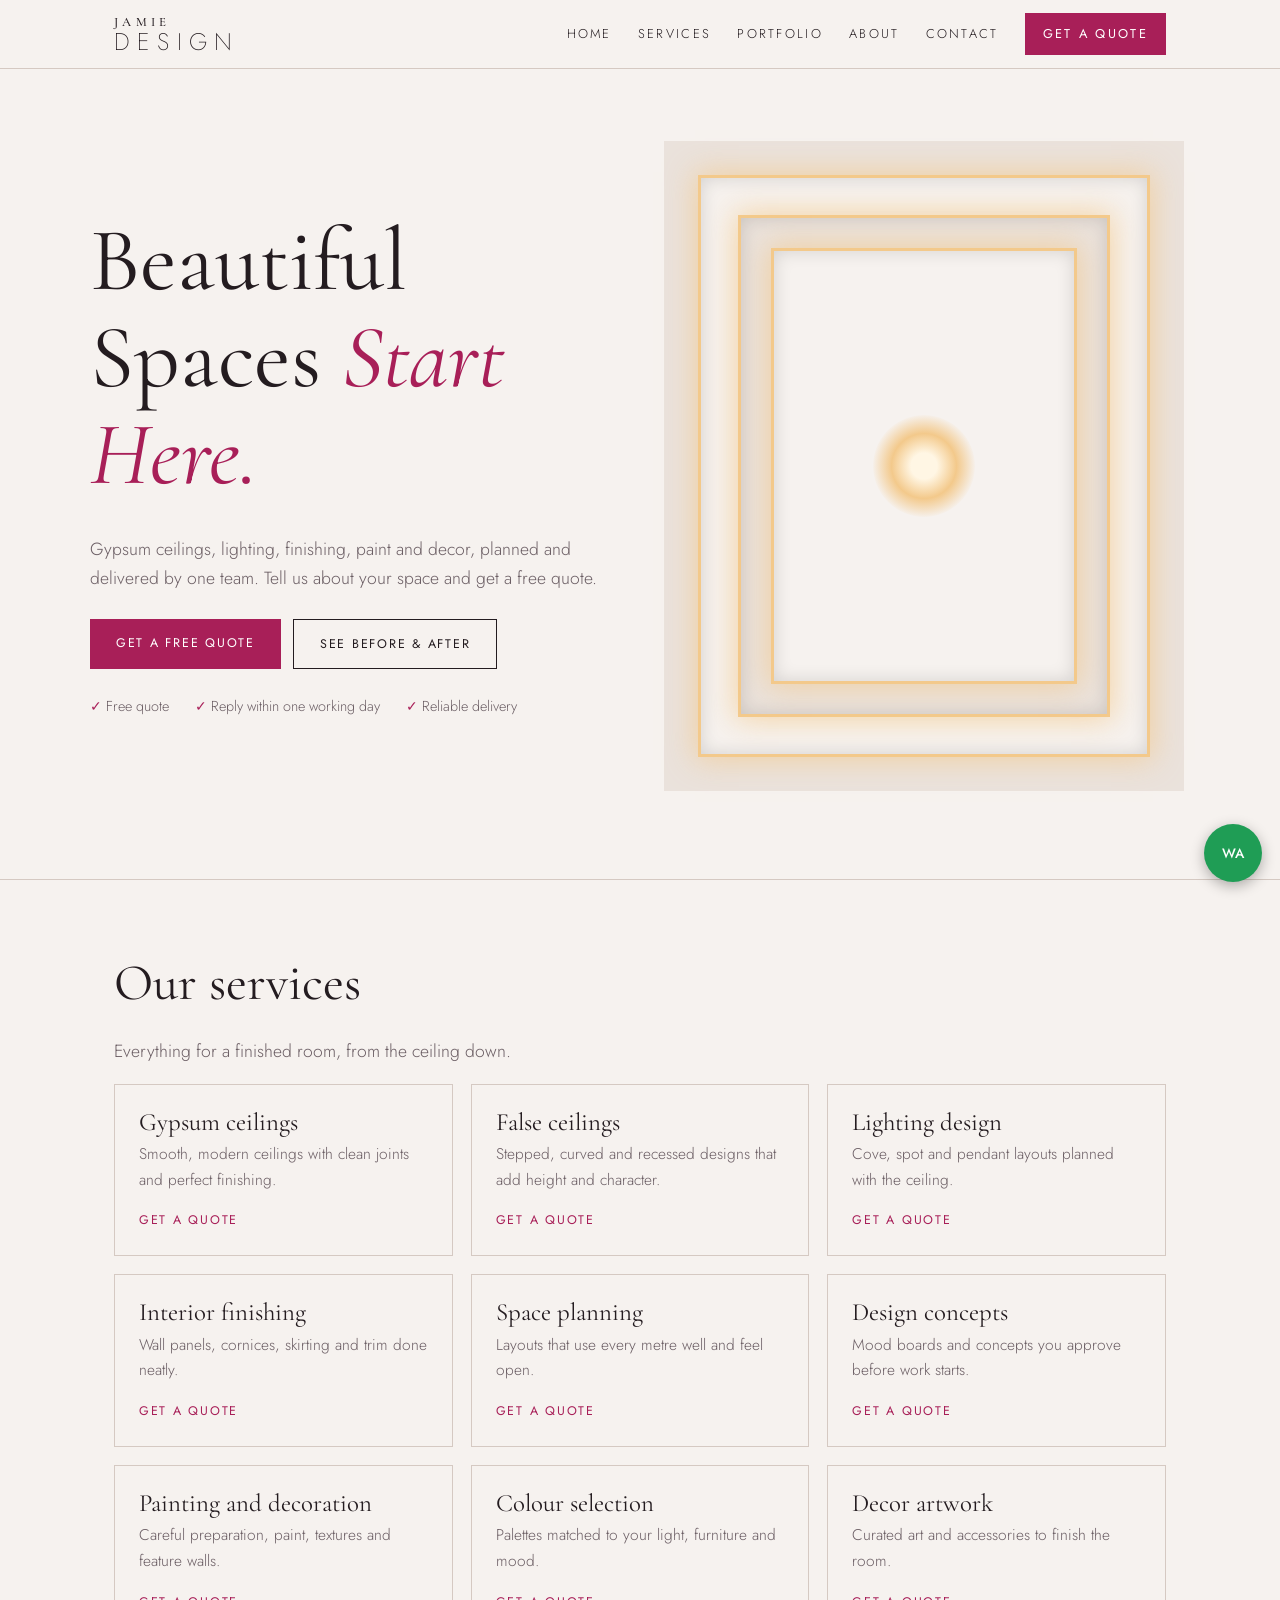
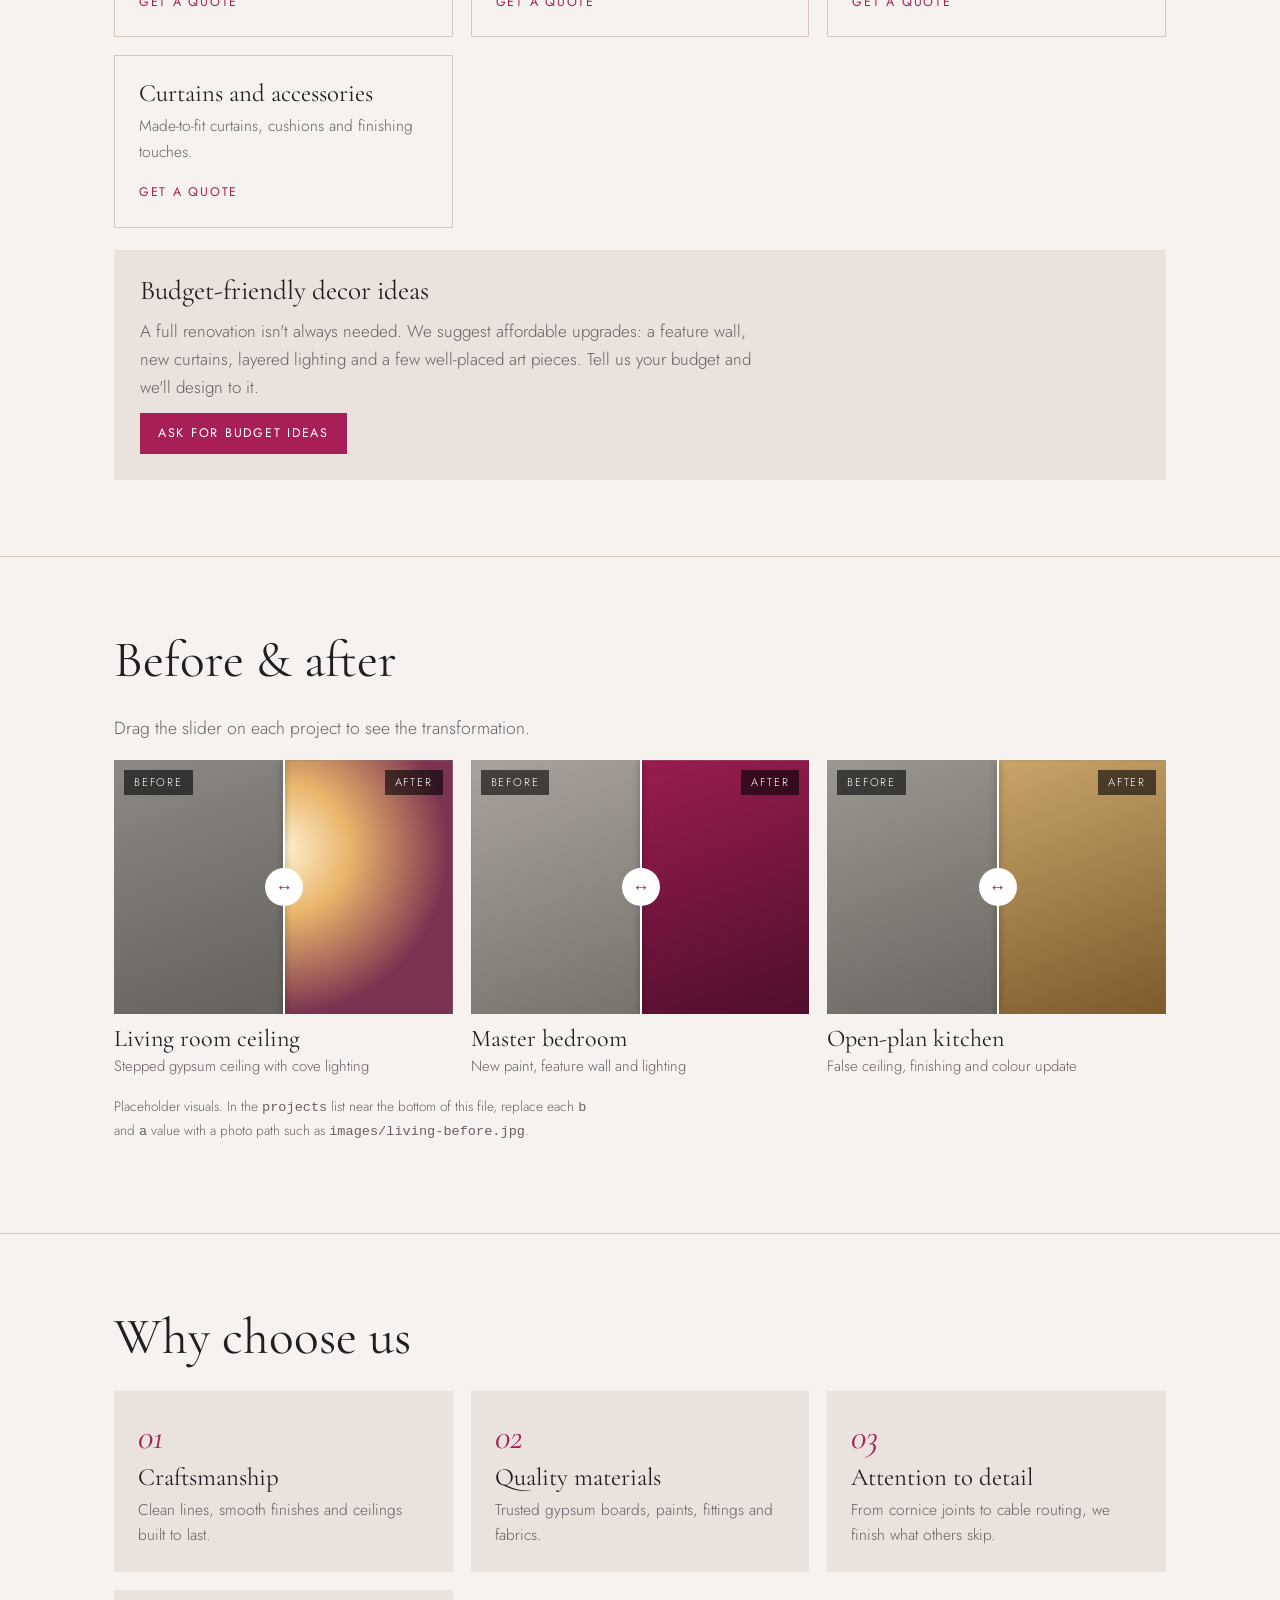
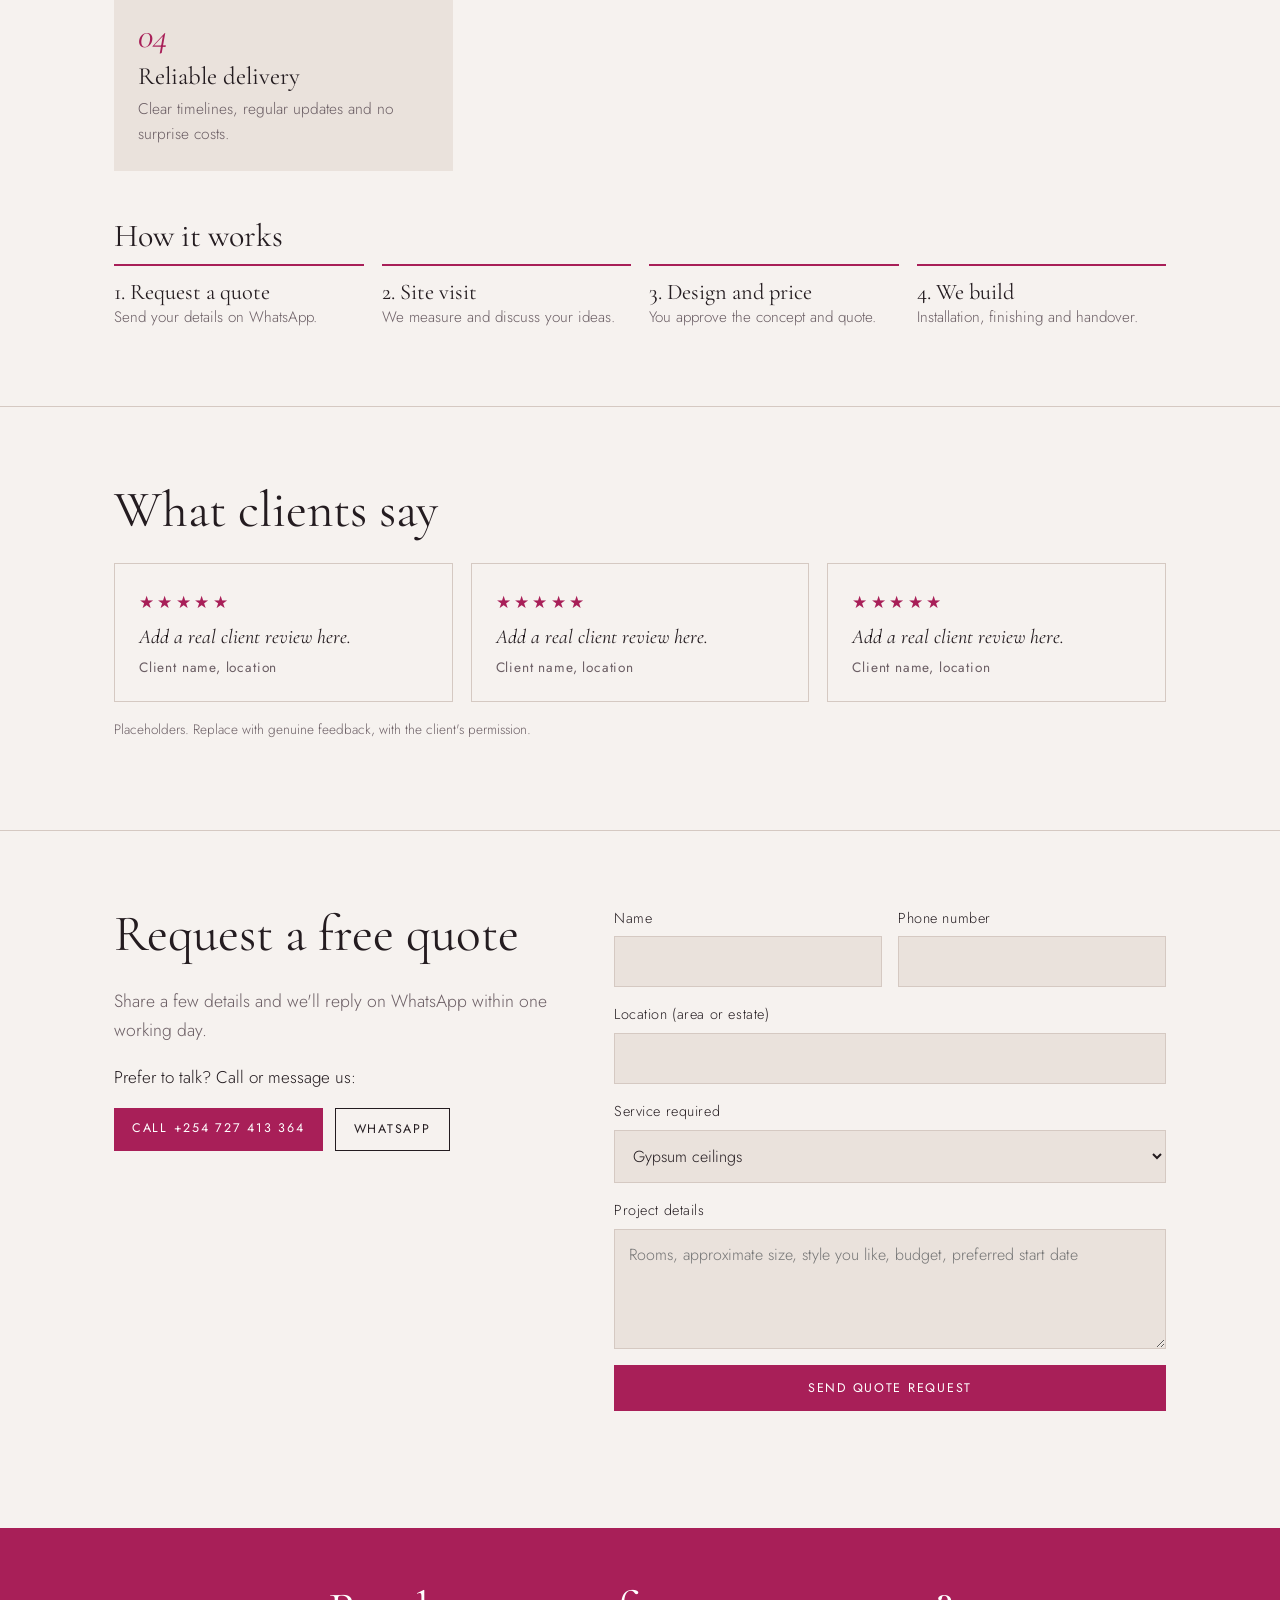
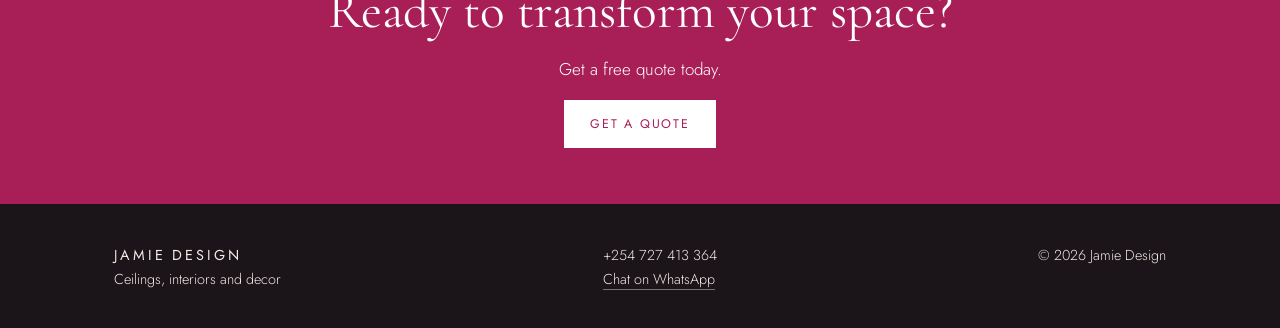
<file: index.html>
<!DOCTYPE html>
<html lang="en">
<head>
<meta charset="utf-8">
<meta name="viewport" content="width=device-width, initial-scale=1, viewport-fit=cover">
<title>Jamie Design | Gypsum ceilings, interiors and decor in Kenya</title>
<meta name="description" content="Jamie Design: gypsum and false ceilings, lighting design, interior finishing, painting, space planning and decor. Get a free quote on WhatsApp.">
<link rel="preconnect" href="https://fonts.googleapis.com">
<link rel="preconnect" href="https://fonts.gstatic.com" crossorigin>
<link href="https://fonts.googleapis.com/css2?family=Cormorant+Garamond:ital,wght@0,400;0,500;1,400&family=Jost:wght@200;300;400;500&display=swap" rel="stylesheet">
<style>
:root{
  --berry:#A81F58;--bg:#F6F2EF;--surface:#EAE2DC;--ink:#241C20;--muted:#6B5E64;--line:#D5C9C2;--glow:#F3C98B;
  --serif:'Cormorant Garamond',Georgia,serif;--sans:'Jost','Helvetica Neue',Arial,sans-serif;
  box-sizing:border-box;padding-top:env(safe-area-inset-top,0px);padding-bottom:env(safe-area-inset-bottom,0px);
}
@media (prefers-color-scheme:dark){:root:not([data-theme="light"]){--bg:#17120F;--surface:#241C19;--ink:#F1E9E4;--muted:#B5A7A1;--line:#3A302C;--glow:#E8B56E}}
:root[data-theme="dark"]{--bg:#17120F;--surface:#241C19;--ink:#F1E9E4;--muted:#B5A7A1;--line:#3A302C;--glow:#E8B56E}
html{scroll-padding-top:calc(env(safe-area-inset-top,0px) + 76px);scroll-behavior:smooth}
*,*::before,*::after{box-sizing:border-box}
body{margin:0;background:var(--bg);color:var(--ink);font:300 17px/1.65 var(--sans);-webkit-font-smoothing:antialiased}
body::before{content:"";position:fixed;inset:0 0 auto;height:env(safe-area-inset-top,0px);background:var(--bg);z-index:30}
a{color:inherit}
:focus-visible{outline:2px solid var(--berry);outline-offset:3px}
.wrap{max-width:1100px;margin:0 auto;padding:0 24px}
h1,h2,h3{font-family:var(--serif);font-weight:400;line-height:1.08;margin:0}
h2{font-size:clamp(2rem,5vw,3.2rem);margin-bottom:.5em}
p{margin:0 0 1em;max-width:62ch}
.lead{color:var(--muted);font-size:1.1rem}
.btn{display:inline-block;background:var(--berry);color:#fff;padding:14px 26px;text-decoration:none;font-weight:400;letter-spacing:.14em;text-transform:uppercase;font-size:.78rem;border:0;cursor:pointer;font-family:var(--sans);text-align:center}
.btn.ghost{background:transparent;color:var(--ink);border:1px solid var(--ink)}
.btn.sm{padding:10px 18px}
/* header */
header{position:sticky;top:env(safe-area-inset-top,0px);z-index:20;background:var(--bg);border-bottom:1px solid var(--line)}
.bar{display:flex;align-items:center;justify-content:space-between;height:68px;gap:16px}
.logo{text-decoration:none;line-height:1}
.logo b{display:block;font:500 .8rem var(--serif);letter-spacing:.34em;text-transform:uppercase}
.logo span{font-weight:200;font-size:1.5rem;letter-spacing:.3em;text-transform:uppercase}
.dnav{display:none;gap:26px;align-items:center}
.dnav a{text-decoration:none;font-size:.8rem;letter-spacing:.18em;text-transform:uppercase}
.dnav a.btn{color:#fff}
.menu-btn{background:none;border:0;color:var(--ink);cursor:pointer;padding:10px;display:flex;flex-direction:column;gap:6px}
.menu-btn i{display:block;width:28px;height:1.5px;background:currentColor}.menu-btn i:last-child{width:18px;align-self:flex-end}
@media(min-width:900px){.dnav{display:flex}.menu-btn{display:none}}
/* overlay menu */
#menu{position:fixed;inset:0;z-index:50;background:var(--berry);color:#fff;overflow-y:auto;padding:calc(env(safe-area-inset-top,0px) + 24px) 28px calc(env(safe-area-inset-bottom,0px) + 28px);transform:translateY(-100%);visibility:hidden;transition:transform .45s cubic-bezier(.7,0,.2,1),visibility 0s .45s}
#menu.open{transform:none;visibility:visible;transition:transform .45s cubic-bezier(.7,0,.2,1)}
#menu .top{display:flex;justify-content:space-between;align-items:flex-start}
.close{background:none;border:0;color:#fff;font-size:2.2rem;line-height:1;cursor:pointer;font-weight:200;padding:4px 8px}
#menu nav{margin-top:34px;display:flex;flex-direction:column}
#menu nav a{font-weight:200;font-size:clamp(1.9rem,7vw,2.8rem);letter-spacing:.22em;text-transform:uppercase;text-decoration:none;padding:5px 0;width:max-content}
.m-foot{margin-top:34px}
.social{display:flex;gap:12px;margin-bottom:20px}
.social a{width:44px;height:44px;border-radius:50%;background:#fff;color:var(--berry);display:grid;place-items:center;text-decoration:none;font:500 .8rem var(--sans)}
.m-foot small{display:block;font-size:.85rem;letter-spacing:.16em;text-transform:uppercase}
/* hero */
.hero{display:grid;gap:36px;padding:48px 0 64px;align-items:center}
@media(min-width:860px){.hero{grid-template-columns:1fr 1fr;padding:72px 0 88px}}
.hero h1{font-size:clamp(2.9rem,8.5vw,5.6rem);margin-bottom:.35em}
.hero h1 em{font-style:italic;color:var(--berry)}
@media(prefers-color-scheme:dark){:root:not([data-theme="light"]) .hero h1 em{color:#F08AB4}}
.cta{display:flex;gap:12px;flex-wrap:wrap;margin-top:26px}
.proof{display:flex;gap:10px 26px;flex-wrap:wrap;margin-top:26px;font-size:.9rem;color:var(--muted)}
.proof span::before{content:"\2713\00a0";color:var(--berry);font-weight:500}
.photo{aspect-ratio:4/5;max-width:520px;width:100%;margin-inline:auto;background-size:cover;background-position:center;position:relative;
  background-color:var(--surface);padding:7%}
.tier{width:100%;height:100%;padding:9%;background:var(--bg);box-shadow:0 0 0 3px var(--glow),0 0 28px 6px color-mix(in srgb,var(--glow) 70%,transparent),inset 0 0 18px rgba(0,0,0,.14)}
.tier .tier{background:var(--surface)}.tier .tier .tier{background:var(--bg);display:grid;place-items:center;padding:0}
.pendant{width:34%;aspect-ratio:1;border-radius:50%;background:radial-gradient(circle,#fff6e4 0 18%,var(--glow) 45%,transparent 72%)}
.photo.has-img{padding:0}.photo.has-img .tier{display:none}
/* sections */
section{padding:76px 0;border-top:1px solid var(--line)}
.grid{display:grid;gap:18px;grid-template-columns:repeat(auto-fill,minmax(250px,1fr))}
.card{border:1px solid var(--line);padding:24px;display:flex;flex-direction:column;gap:6px;background:var(--bg)}
.card h3{font-size:1.55rem}.card p{color:var(--muted);margin:0;font-size:.97rem}
.card a{margin-top:auto;padding-top:12px;font-size:.78rem;letter-spacing:.14em;text-transform:uppercase;color:var(--berry);text-decoration:none;font-weight:400}
@media(prefers-color-scheme:dark){:root:not([data-theme="light"]) .card a{color:#F08AB4}}
.budget{margin-top:22px;background:var(--surface);padding:26px;display:grid;gap:12px}
.budget h3{font-size:1.7rem}.budget p{margin:0;color:var(--muted)}
/* before/after */
.proj h3{font-size:1.5rem;margin-top:12px}.proj p{margin:2px 0 0;color:var(--muted);font-size:.93rem}
.ba{position:relative;aspect-ratio:4/3;overflow:hidden;--p:50%;user-select:none;touch-action:pan-y}
.layer{position:absolute;inset:0;background-size:cover;background-position:center}
.layer.a{clip-path:inset(0 0 0 var(--p))}
.tag{position:absolute;top:10px;padding:3px 10px;background:rgba(0,0,0,.6);color:#fff;font-size:.7rem;letter-spacing:.16em;text-transform:uppercase}
.tag.l{left:10px}.tag.r{right:10px}
.handle{position:absolute;top:0;bottom:0;left:var(--p);width:2px;background:#fff;box-shadow:0 0 6px rgba(0,0,0,.5)}
.handle::after{content:"\2194";position:absolute;top:50%;left:50%;transform:translate(-50%,-50%);width:38px;height:38px;border-radius:50%;background:#fff;color:var(--berry);display:grid;place-items:center;font-size:1.1rem}
.ba input{position:absolute;inset:0;width:100%;height:100%;opacity:0;cursor:ew-resize;margin:0}
.ba:focus-within{outline:2px solid var(--berry)}
.note{font-size:.85rem;color:var(--muted);margin-top:16px}
/* why */
.why .card{background:var(--surface);border:0}
.num{font:italic 2.2rem var(--serif);color:var(--berry)}
@media(prefers-color-scheme:dark){:root:not([data-theme="light"]) .num{color:#F08AB4}}
.steps{counter-reset:s;display:grid;gap:18px;grid-template-columns:repeat(auto-fit,minmax(200px,1fr));margin-top:10px}
.steps div{border-top:2px solid var(--berry);padding-top:12px}.steps b{font:400 1.4rem var(--serif);display:block}
.steps p{margin:0;color:var(--muted);font-size:.95rem}
.stars{color:var(--berry);letter-spacing:.2em}
blockquote{margin:0;font:italic 1.25rem/1.4 var(--serif)}
cite{font:400 .85rem var(--sans);font-style:normal;color:var(--muted);letter-spacing:.06em}
/* form */
.qgrid{display:grid;gap:40px}@media(min-width:860px){.qgrid{grid-template-columns:1fr 1.2fr}}
form{display:grid;gap:16px}
label{display:grid;gap:6px;font-size:.9rem;letter-spacing:.04em}
input,select,textarea{font:300 1rem var(--sans);padding:13px 14px;background:var(--surface);color:var(--ink);border:1px solid var(--line);border-radius:0;width:100%}
.two{display:grid;gap:16px}@media(min-width:560px){.two{grid-template-columns:1fr 1fr}}
.alt{display:flex;gap:12px;flex-wrap:wrap}
#sent{min-height:1.5em;color:var(--berry)}
.band{background:var(--berry);color:#fff;text-align:center;padding:56px 0;border:0}
.band h2{margin-bottom:.3em}.band .btn{background:#fff;color:var(--berry)}.band p{margin-inline:auto}
footer{background:#1b1418;color:#f1e9e4;padding:40px 0 100px;font-size:.9rem}
footer .wrap{display:flex;flex-wrap:wrap;gap:20px 60px;justify-content:space-between}
footer a{text-decoration:none;border-bottom:1px solid rgba(255,255,255,.4)}
/* sticky actions */
.wa{position:fixed;right:18px;bottom:calc(env(safe-area-inset-bottom,0px) + 18px);z-index:25;width:58px;height:58px;border-radius:50%;background:#1F9D55;color:#fff;display:none;place-items:center;text-decoration:none;font:500 .85rem var(--sans);box-shadow:0 4px 14px rgba(0,0,0,.3)}
.mbar{position:fixed;left:0;right:0;bottom:0;z-index:25;display:grid;grid-template-columns:1fr 1fr 1.3fr;background:var(--bg);border-top:1px solid var(--line);padding-bottom:env(safe-area-inset-bottom,0px)}
.mbar a{padding:15px 6px;text-align:center;text-decoration:none;font-size:.75rem;letter-spacing:.12em;text-transform:uppercase;font-weight:400}
.mbar a:last-child{background:var(--berry);color:#fff}
@media(min-width:900px){.mbar{display:none}.wa{display:grid}footer{padding-bottom:40px}}
@media(prefers-reduced-motion:reduce){#menu,#menu.open{transition:none}html{scroll-behavior:auto}}
</style>
</head>
<body>
<header><div class="wrap bar">
  <a class="logo" href="#home" aria-label="Jamie Design home"><b>Jamie</b><span>Design</span></a>
  <nav class="dnav" aria-label="Main">
    <a href="#home">Home</a><a href="#services">Services</a><a href="#portfolio">Portfolio</a><a href="#about">About</a><a href="#contact">Contact</a>
    <a class="btn sm" href="#quote">Get a Quote</a>
  </nav>
  <button class="menu-btn" id="open" aria-label="Open menu" aria-controls="menu" aria-expanded="false"><i></i><i></i></button>
</div></header>

<div id="menu" role="dialog" aria-modal="true" aria-label="Main menu">
  <div class="top"><a class="logo" href="#home" data-nav><b style="color:#fff">Jamie</b><span>Design</span></a><button class="close" id="close" aria-label="Close menu">&times;</button></div>
  <nav>
    <a href="#home" data-nav>Home</a><a href="#services" data-nav>Services</a><a href="#portfolio" data-nav>Portfolio</a><a href="#about" data-nav>About</a><a href="#contact" data-nav>Contact</a><a href="#quote" data-nav>Get a Quote</a>
  </nav>
  <div class="m-foot">
    <div class="social"><a href="#" aria-label="Instagram">IG</a><a href="#" aria-label="Facebook">f</a><a href="#" aria-label="Pinterest">P</a><a href="#" aria-label="TikTok">TT</a></div>
    <small>+254 727 413 364</small><small>WhatsApp &middot; Free quotes</small>
  </div>
</div>

<main id="home">
<div class="wrap hero">
  <div>
    <h1>Beautiful Spaces <em>Start Here.</em></h1>
    <p class="lead">Gypsum ceilings, lighting, finishing, paint and decor, planned and delivered by one team. Tell us about your space and get a free quote.</p>
    <div class="cta"><a class="btn" href="#quote">Get a free quote</a><a class="btn ghost" href="#portfolio">See before &amp; after</a></div>
    <div class="proof"><span>Free quote</span><span>Reply within one working day</span><span>Reliable delivery</span></div>
  </div>
  <!-- To use a real photo: add class has-img and style="background-image:url(images/hero.jpg)" -->
  <div class="photo" id="heroPhoto" role="img" aria-label="Modern living room with a stepped gypsum ceiling and cove lighting"><div class="tier"><div class="tier"><div class="tier"><div class="pendant"></div></div></div></div></div>
</div>

<section id="services"><div class="wrap">
  <h2>Our services</h2>
  <p class="lead">Everything for a finished room, from the ceiling down.</p>
  <div class="grid" id="svcGrid"></div>
  <div class="budget">
    <h3>Budget-friendly decor ideas</h3>
    <p>A full renovation isn't always needed. We suggest affordable upgrades: a feature wall, new curtains, layered lighting and a few well-placed art pieces. Tell us your budget and we'll design to it.</p>
    <div><a class="btn sm" href="#quote" data-s="Budget-friendly decor ideas">Ask for budget ideas</a></div>
  </div>
</div></section>

<section id="portfolio"><div class="wrap">
  <h2>Before &amp; after</h2>
  <p class="lead">Drag the slider on each project to see the transformation.</p>
  <div class="grid" id="projGrid" style="grid-template-columns:repeat(auto-fill,minmax(300px,1fr))"></div>
  <p class="note">Placeholder visuals. In the <code>projects</code> list near the bottom of this file, replace each <code>b</code> and <code>a</code> value with a photo path such as <code>images/living-before.jpg</code>.</p>
</div></section>

<section id="about" class="why"><div class="wrap">
  <h2>Why choose us</h2>
  <div class="grid">
    <div class="card"><div class="num">01</div><h3>Craftsmanship</h3><p>Clean lines, smooth finishes and ceilings built to last.</p></div>
    <div class="card"><div class="num">02</div><h3>Quality materials</h3><p>Trusted gypsum boards, paints, fittings and fabrics.</p></div>
    <div class="card"><div class="num">03</div><h3>Attention to detail</h3><p>From cornice joints to cable routing, we finish what others skip.</p></div>
    <div class="card"><div class="num">04</div><h3>Reliable delivery</h3><p>Clear timelines, regular updates and no surprise costs.</p></div>
  </div>
  <h3 style="margin:48px 0 8px;font-size:2rem">How it works</h3>
  <div class="steps">
    <div><b>1. Request a quote</b><p>Send your details on WhatsApp.</p></div>
    <div><b>2. Site visit</b><p>We measure and discuss your ideas.</p></div>
    <div><b>3. Design and price</b><p>You approve the concept and quote.</p></div>
    <div><b>4. We build</b><p>Installation, finishing and handover.</p></div>
  </div>
</div></section>

<section id="testimonials"><div class="wrap">
  <h2>What clients say</h2>
  <div class="grid">
    <div class="card"><div class="stars" aria-label="5 stars">&#9733;&#9733;&#9733;&#9733;&#9733;</div><blockquote>Add a real client review here.</blockquote><cite>Client name, location</cite></div>
    <div class="card"><div class="stars" aria-label="5 stars">&#9733;&#9733;&#9733;&#9733;&#9733;</div><blockquote>Add a real client review here.</blockquote><cite>Client name, location</cite></div>
    <div class="card"><div class="stars" aria-label="5 stars">&#9733;&#9733;&#9733;&#9733;&#9733;</div><blockquote>Add a real client review here.</blockquote><cite>Client name, location</cite></div>
  </div>
  <p class="note">Placeholders. Replace with genuine feedback, with the client's permission.</p>
</div></section>

<section id="contact"><div class="wrap qgrid">
  <div>
    <h2 id="quote">Request a free quote</h2>
    <p class="lead">Share a few details and we'll reply on WhatsApp within one working day.</p>
    <p>Prefer to talk? Call or message us:</p>
    <div class="alt"><a class="btn sm" href="tel:+254727413364">Call +254 727 413 364</a><a class="btn sm ghost" href="https://wa.me/254727413364">WhatsApp</a></div>
  </div>
  <form id="qform">
    <div class="two">
      <label>Name<input name="name" required autocomplete="name"></label>
      <label>Phone number<input name="phone" type="tel" required autocomplete="tel"></label>
    </div>
    <label>Location (area or estate)<input name="loc" required></label>
    <label>Service required<select name="service" id="svcSel"></select></label>
    <label>Project details<textarea name="msg" rows="4" required placeholder="Rooms, approximate size, style you like, budget, preferred start date"></textarea></label>
    <button class="btn" type="submit">Send quote request</button>
    <div id="sent" role="status"></div>
  </form>
</div></section>

<section class="band"><div class="wrap">
  <h2>Ready to transform your space?</h2>
  <p>Get a free quote today.</p>
  <a class="btn" href="#quote">Get a quote</a>
</div></section>
</main>

<footer><div class="wrap">
  <div><strong style="font-weight:400;letter-spacing:.2em;text-transform:uppercase">Jamie Design</strong><br>Ceilings, interiors and decor</div>
  <div>+254 727 413 364<br><a href="https://wa.me/254727413364">Chat on WhatsApp</a></div>
  <div>&copy; <span id="yr"></span> Jamie Design</div>
</div></footer>

<a class="wa" href="https://wa.me/254727413364" aria-label="Chat on WhatsApp">WA</a>
<div class="mbar"><a href="tel:+254727413364">Call</a><a href="https://wa.me/254727413364">WhatsApp</a><a href="#quote">Get a quote</a></div>

<script>
(function(){
  var WA='254727413364';
  var services=[
    ['Gypsum ceilings','Smooth, modern ceilings with clean joints and perfect finishing.'],
    ['False ceilings','Stepped, curved and recessed designs that add height and character.'],
    ['Lighting design','Cove, spot and pendant layouts planned with the ceiling.'],
    ['Interior finishing','Wall panels, cornices, skirting and trim done neatly.'],
    ['Space planning','Layouts that use every metre well and feel open.'],
    ['Design concepts','Mood boards and concepts you approve before work starts.'],
    ['Painting and decoration','Careful preparation, paint, textures and feature walls.'],
    ['Colour selection','Palettes matched to your light, furniture and mood.'],
    ['Decor artwork','Curated art and accessories to finish the room.'],
    ['Curtains and accessories','Made-to-fit curtains, cushions and finishing touches.']
  ];
  var projects=[
    {t:'Living room ceiling',d:'Stepped gypsum ceiling with cove lighting',b:'linear-gradient(160deg,#8c8883,#5d5955)',a:'radial-gradient(circle at 50% 35%,#fff0cf 0,#e9b56b 28%,#7a3350 70%)'},
    {t:'Master bedroom',d:'New paint, feature wall and lighting',b:'linear-gradient(160deg,#a9a29c,#6f6a65)',a:'linear-gradient(160deg,#A81F58,#4f0f2c)'},
    {t:'Open-plan kitchen',d:'False ceiling, finishing and colour update',b:'linear-gradient(160deg,#9a9690,#625e59)',a:'linear-gradient(160deg,#d8b377,#7c5a2c)'}
  ];
  function bg(x){return /^images\//.test(x)?'url("'+x+'")':x}
  var sg=document.getElementById('svcGrid'),sel=document.getElementById('svcSel');
  services.forEach(function(s){
    sg.insertAdjacentHTML('beforeend','<div class="card"><h3>'+s[0]+'</h3><p>'+s[1]+'</p><a href="#quote" data-s="'+s[0]+'">Get a quote</a></div>');
    sel.insertAdjacentHTML('beforeend','<option>'+s[0]+'</option>');
  });
  sel.insertAdjacentHTML('beforeend','<option>Budget-friendly decor ideas</option><option>Not sure yet</option>');
  document.addEventListener('click',function(e){var a=e.target.closest('[data-s]');if(a)sel.value=a.dataset.s});
  var pg=document.getElementById('projGrid');
  projects.forEach(function(p){
    pg.insertAdjacentHTML('beforeend','<article class="proj"><div class="ba"><div class="layer b" style="background:'+bg(p.b)+';background-size:cover;background-position:center"></div><div class="layer a" style="background:'+bg(p.a)+';background-size:cover;background-position:center"></div><span class="tag l">Before</span><span class="tag r">After</span><div class="handle"></div><input type="range" min="0" max="100" value="50" aria-label="Drag to compare before and after for '+p.t+'"></div><h3>'+p.t+'</h3><p>'+p.d+'</p></article>');
  });
  pg.addEventListener('input',function(e){if(e.target.type==='range')e.target.parentNode.style.setProperty('--p',e.target.value+'%')});
  var menu=document.getElementById('menu'),ob=document.getElementById('open'),cb=document.getElementById('close');
  function set(o){menu.classList.toggle('open',o);ob.setAttribute('aria-expanded',o);document.body.style.overflow=o?'hidden':'';(o?cb:ob).focus()}
  ob.onclick=function(){set(true)};cb.onclick=function(){set(false)};
  document.querySelectorAll('[data-nav]').forEach(function(a){a.addEventListener('click',function(){set(false)})});
  document.addEventListener('keydown',function(e){if(e.key==='Escape'&&menu.classList.contains('open'))set(false)});
  document.getElementById('qform').addEventListener('submit',function(e){
    e.preventDefault();var f=e.target;
    var t='Hello Jamie Design, I would like a quote.\nName: '+f.name.value+'\nPhone: '+f.phone.value+'\nLocation: '+f.loc.value+'\nService: '+f.service.value+'\nProject details: '+f.msg.value;
    document.getElementById('sent').textContent='Opening WhatsApp. Press send there to complete your request.';
    window.open('https://wa.me/'+WA+'?text='+encodeURIComponent(t),'_blank','noopener');
  });
  document.getElementById('yr').textContent=new Date().getFullYear();
})();
</script>
</body>
</html>
</file>
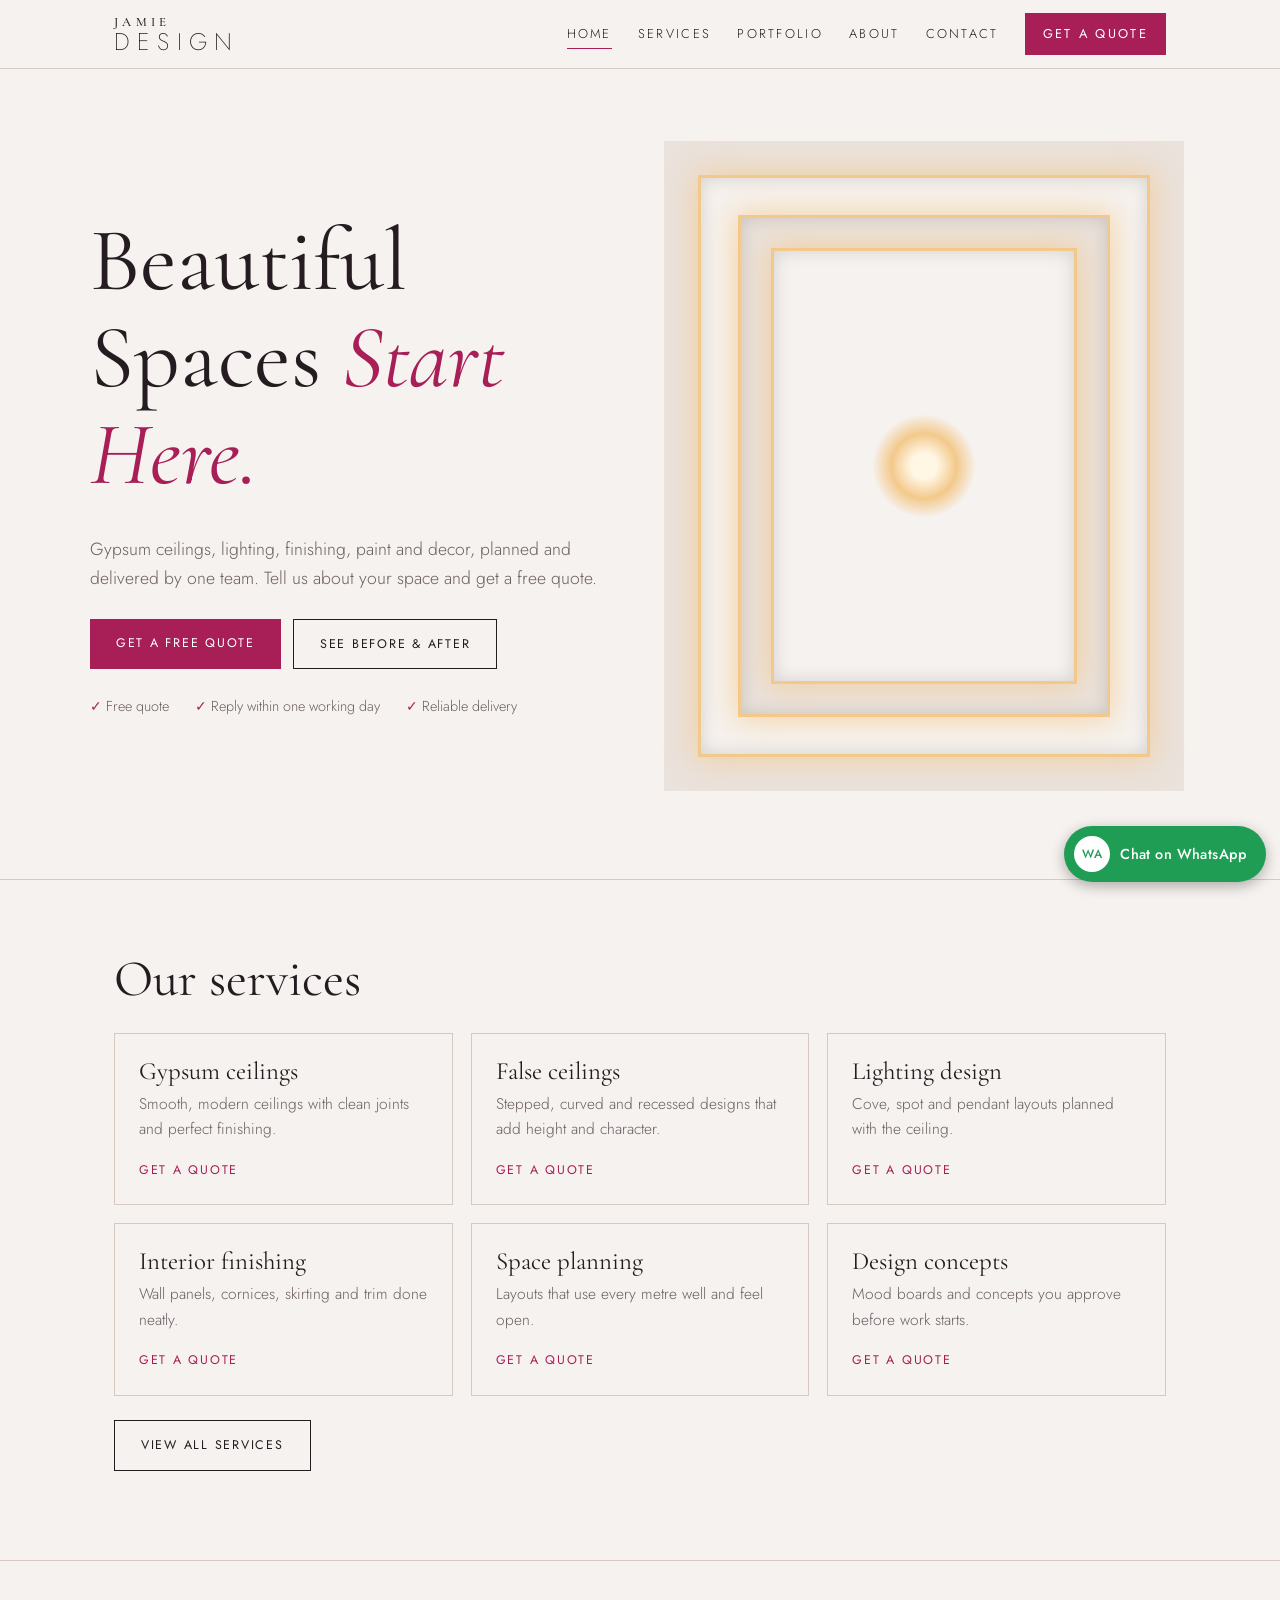
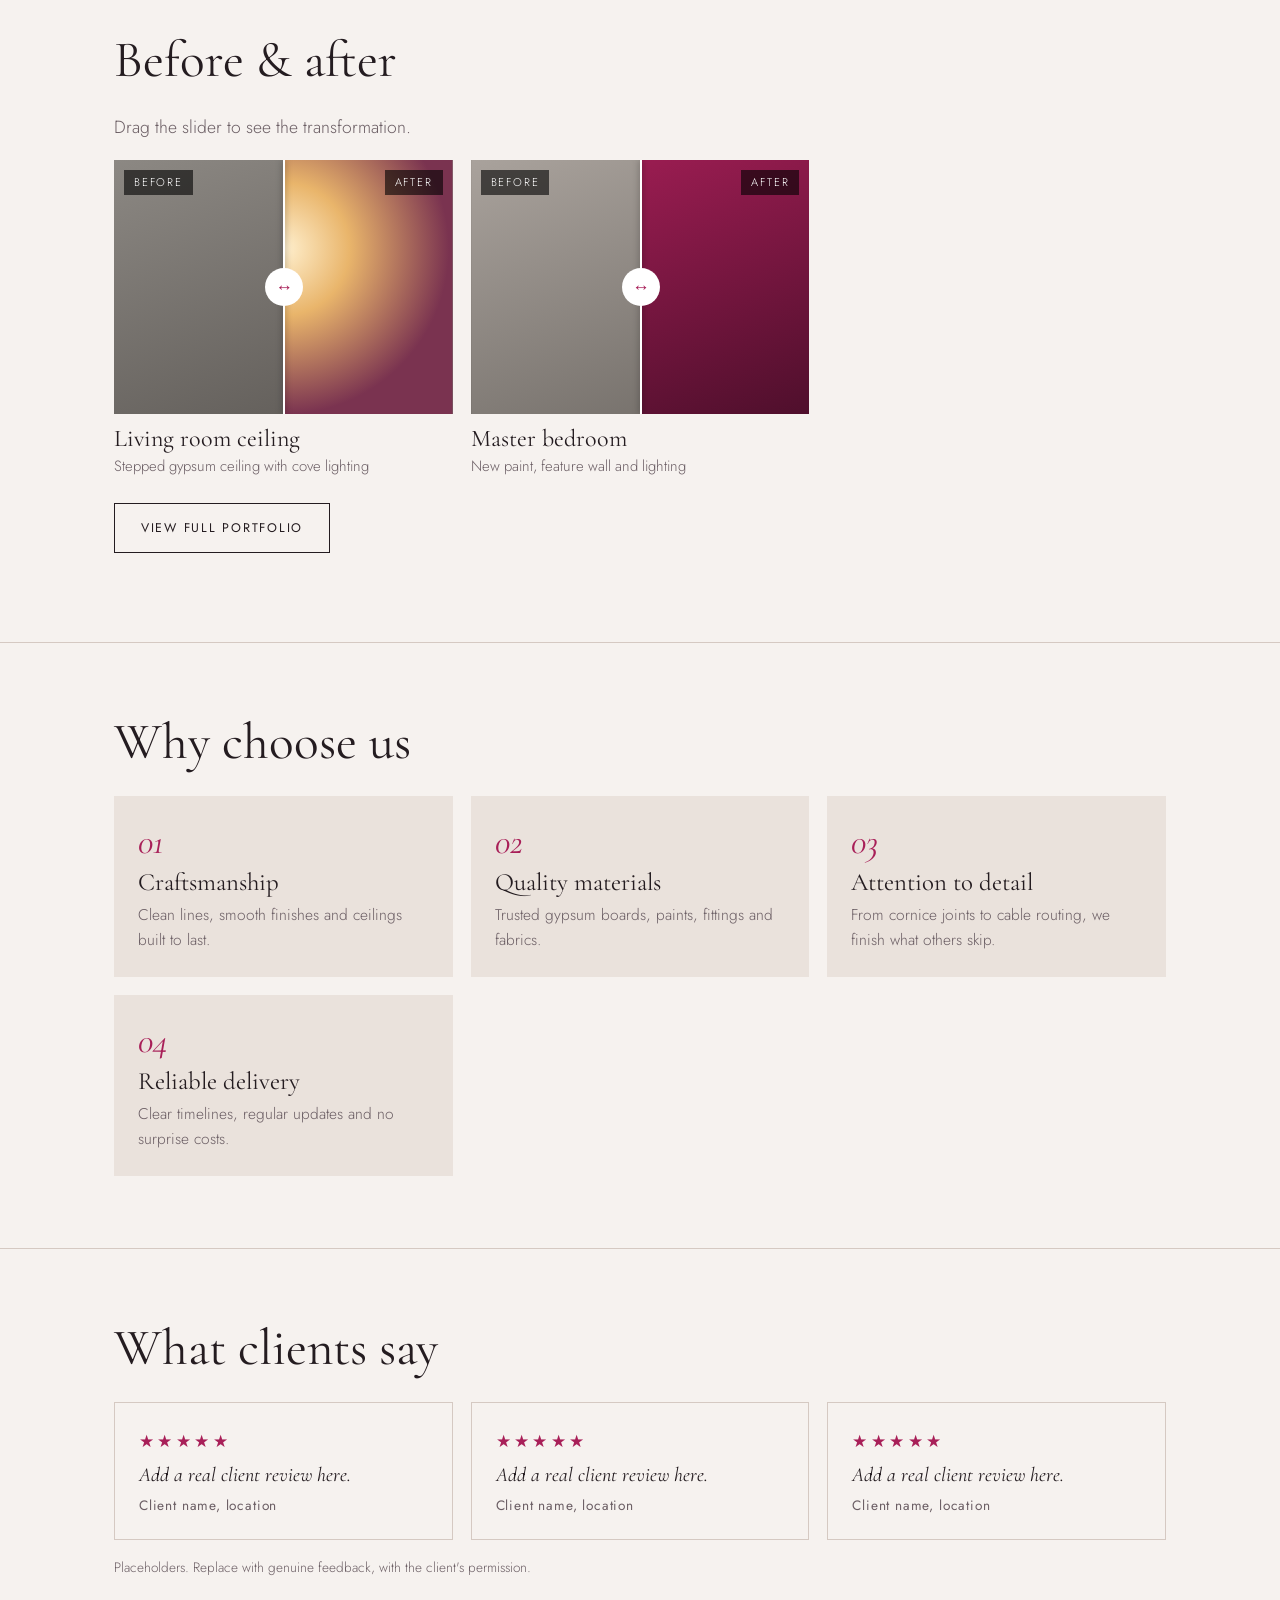
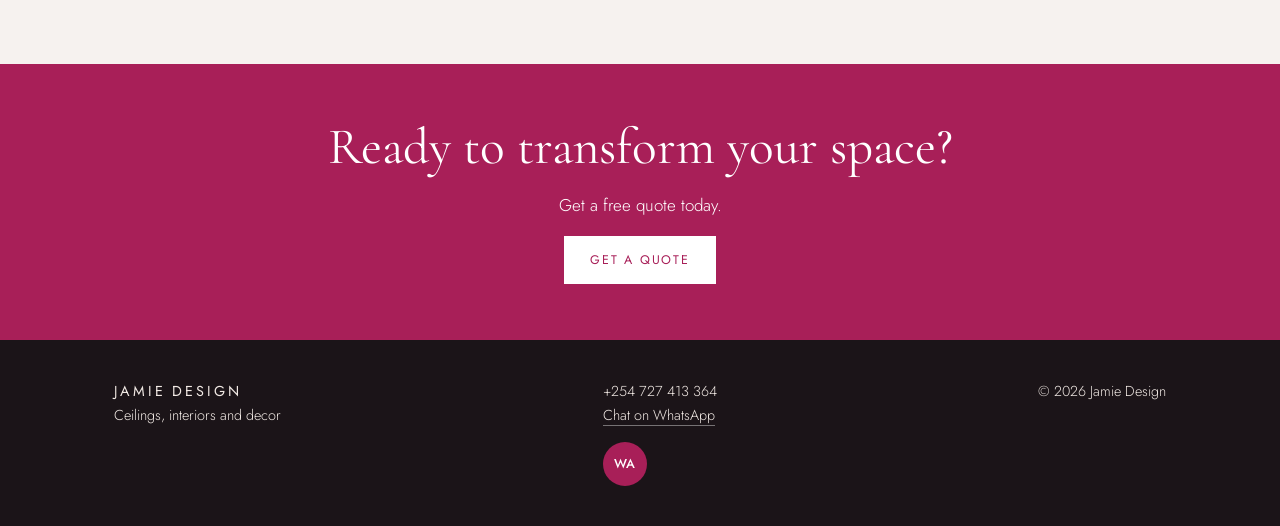
<file: .github/index.html>
<!DOCTYPE html>
<html lang="en">
<head>
<meta charset="utf-8">
<meta name="viewport" content="width=device-width, initial-scale=1, viewport-fit=cover">
<title>Jamie Design | Gypsum ceilings, interiors and decor</title>
<meta name="description" content="Jamie Design: gypsum and false ceilings, lighting design, interior finishing, painting, space planning and decor. Free quotes on WhatsApp.">
<link rel="preconnect" href="https://fonts.googleapis.com">
<link rel="preconnect" href="https://fonts.gstatic.com" crossorigin>
<link href="https://fonts.googleapis.com/css2?family=Cormorant+Garamond:ital,wght@0,400;0,500;1,400&family=Jost:wght@200;300;400;500&display=swap" rel="stylesheet">
<link rel="stylesheet" href="style.css">
</head>
<body data-page="home">
<main>
<div class="wrap hero">
  <div>
    <h1>Beautiful Spaces <em>Start Here.</em></h1>
    <p class="lead">Gypsum ceilings, lighting, finishing, paint and decor, planned and delivered by one team. Tell us about your space and get a free quote.</p>
    <div class="cta"><a class="btn" href="contact.html#quote">Get a free quote</a><a class="btn ghost" href="portfolio.html">See before &amp; after</a></div>
    <div class="proof"><span>Free quote</span><span>Reply within one working day</span><span>Reliable delivery</span></div>
  </div>
  <!-- Real photo: add class has-img and style="background-image:url(images/hero.jpg)" to the div below -->
  <div class="photo" role="img" aria-label="Modern living room with a stepped gypsum ceiling and cove lighting"><div class="tier"><div class="tier"><div class="tier"><div class="pendant"></div></div></div></div></div>
</div>
<section><div class="wrap"><h2>Our services</h2><div class="grid" id="svcGrid" data-limit="6"></div><p style="margin-top:24px"><a class="btn ghost" href="services.html">View all services</a></p></div></section>
<section><div class="wrap"><h2>Before &amp; after</h2><p class="lead">Drag the slider to see the transformation.</p><div class="grid wide" id="projGrid" data-limit="2"></div><p style="margin-top:24px"><a class="btn ghost" href="portfolio.html">View full portfolio</a></p></div></section>
<section class="why"><div class="wrap"><h2>Why choose us</h2><div id="why"></div></div></section>
<section><div class="wrap"><h2>What clients say</h2><div class="grid" id="testi"></div><p class="note">Placeholders. Replace with genuine feedback, with the client's permission.</p></div></section>
<div id="band"></div>
</main>
<script src="site.js"></script>
</body>
</html>
</file>
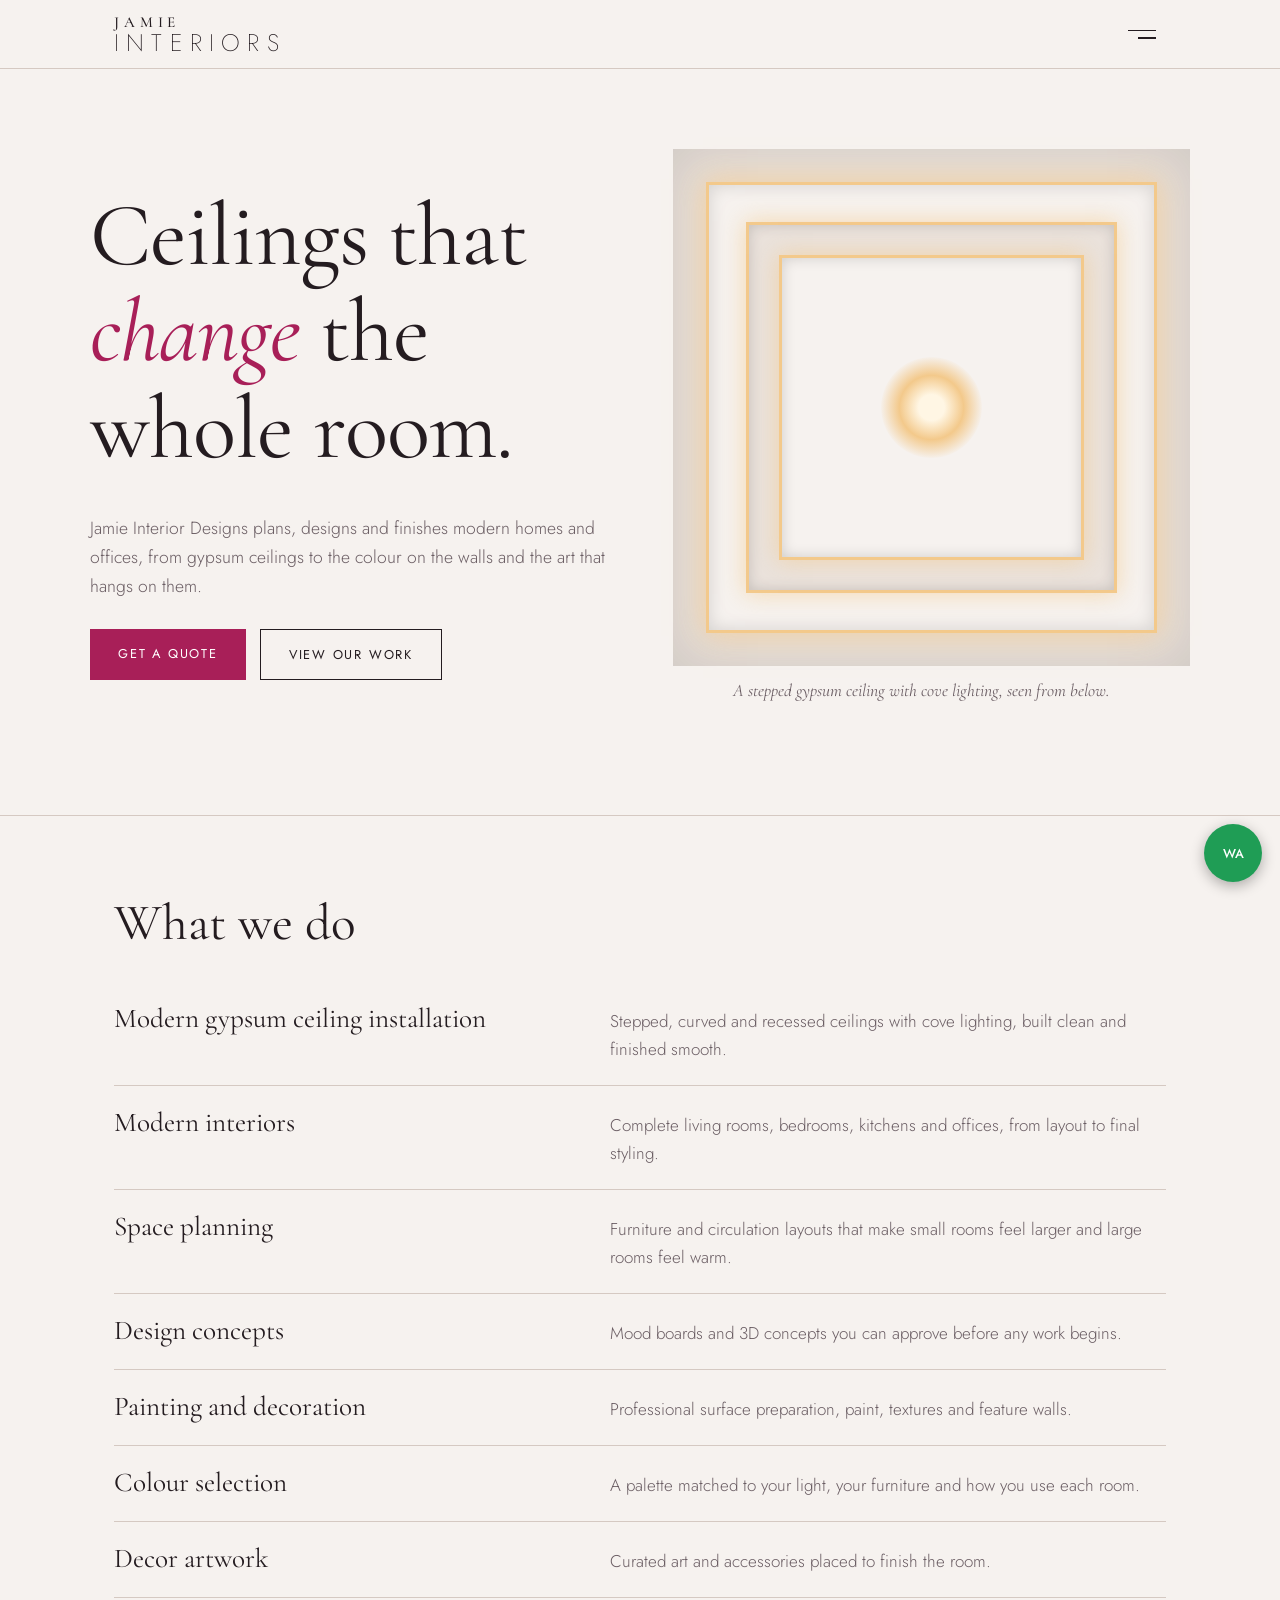
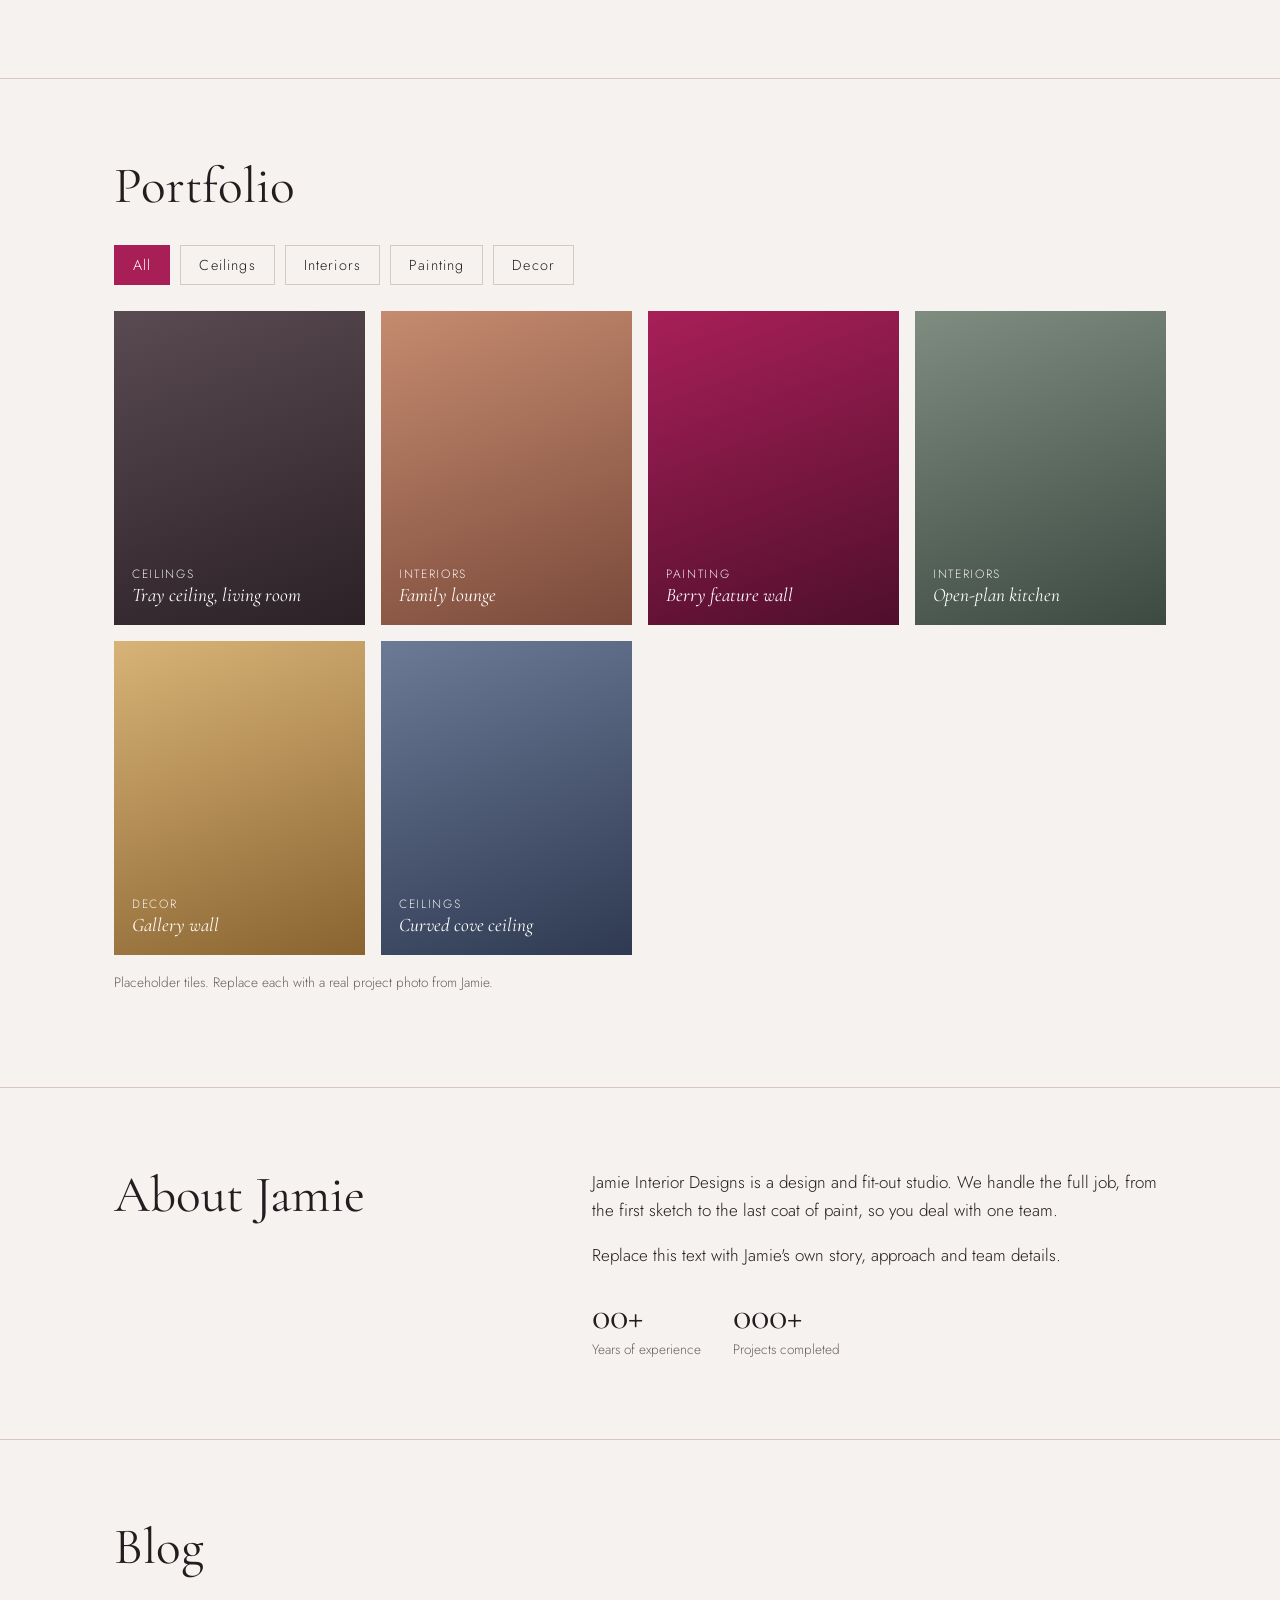
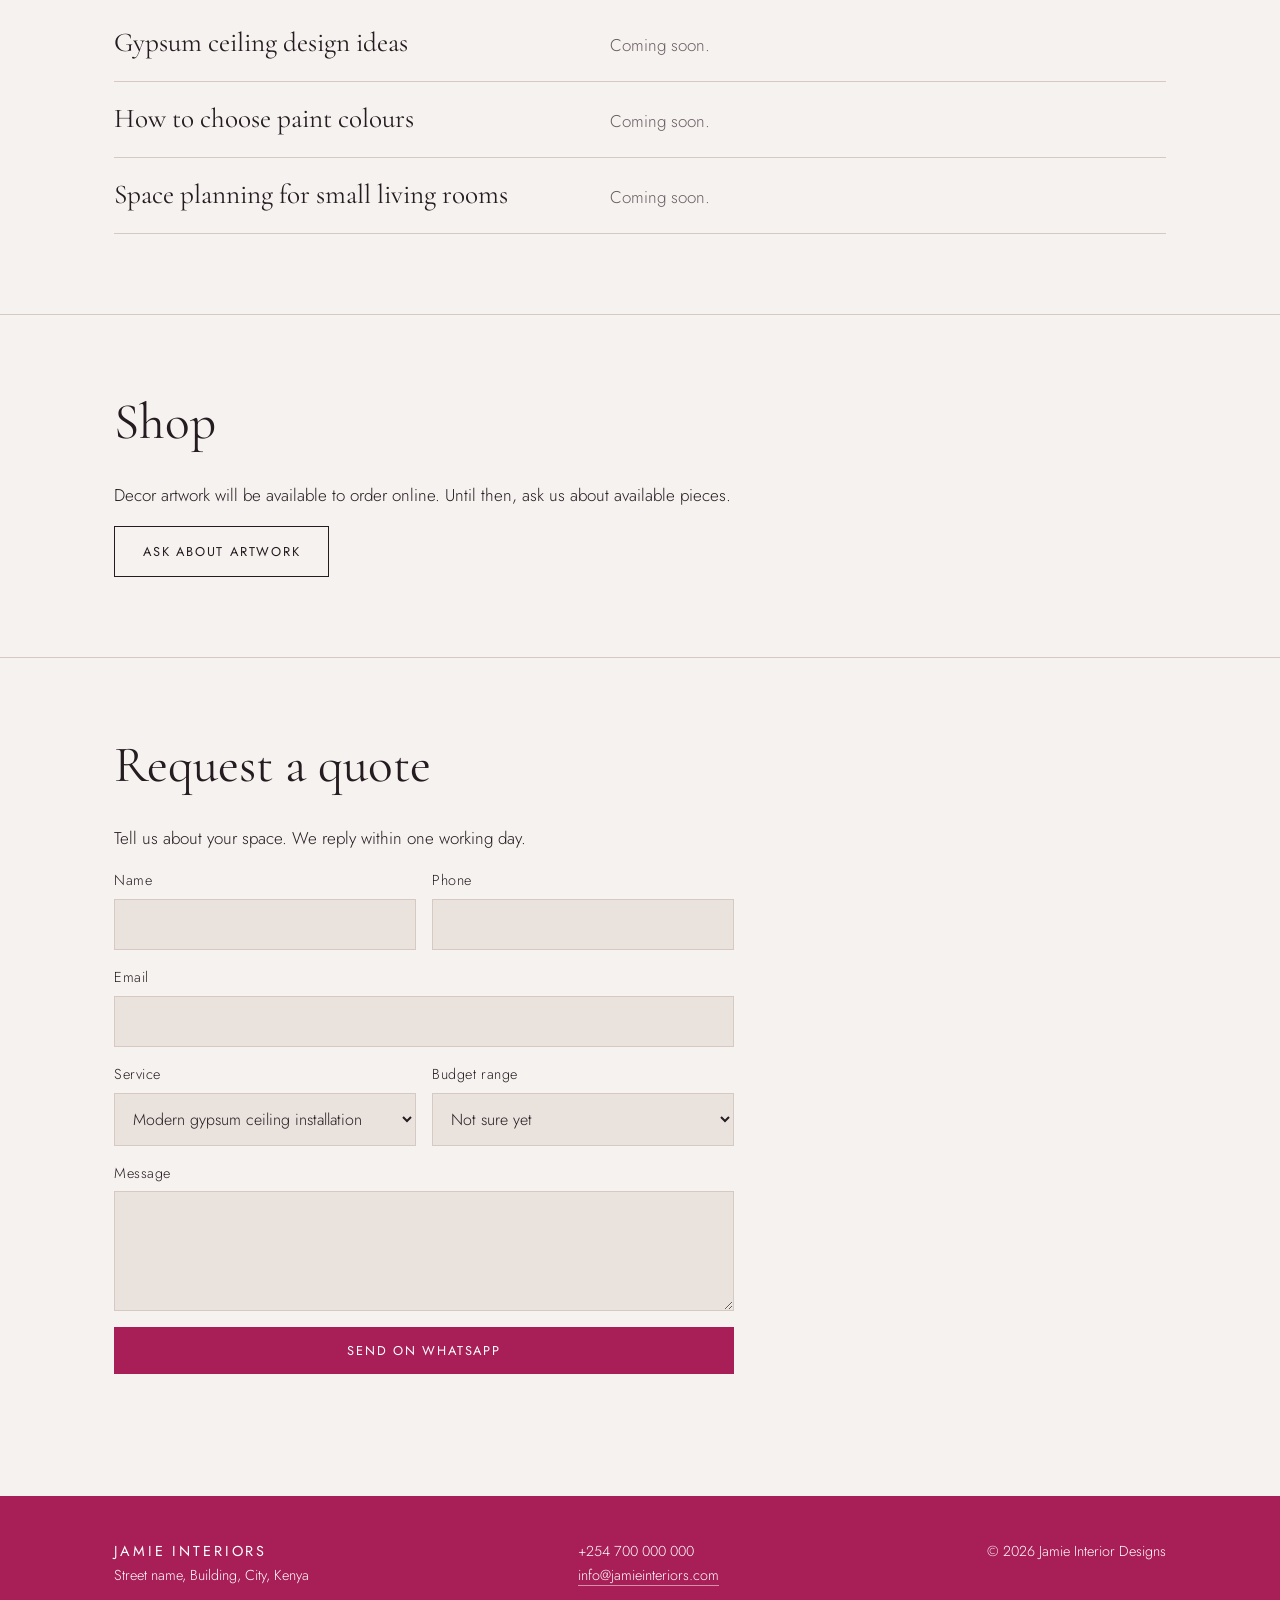
<file: .github/workflows/index.html>
<!DOCTYPE html>
<html lang="en">
<head>
<meta charset="utf-8">
<meta name="viewport" content="width=device-width, initial-scale=1, viewport-fit=cover">
<title>Jamie Interior Designs | Gypsum ceilings, interiors and decor</title>
<meta name="description" content="Modern gypsum ceilings, interiors, space planning, painting and decor artwork by Jamie Interior Designs.">
<link rel="preconnect" href="https://fonts.googleapis.com">
<link rel="preconnect" href="https://fonts.gstatic.com" crossorigin>
<link href="https://fonts.googleapis.com/css2?family=Cormorant+Garamond:ital,wght@0,400;0,500;1,400&family=Jost:wght@300;400;500&display=swap" rel="stylesheet">
<style>
:root{
  --berry:#A81F58; --berry-ink:#fff;
  --bg:#F6F2EF; --surface:#EAE2DC; --ink:#241C20; --muted:#6B5E64; --line:#D5C9C2; --glow:#F3C98B;
  --serif:'Cormorant Garamond',Georgia,serif; --sans:'Jost','Helvetica Neue',Arial,sans-serif;
  box-sizing:border-box; padding-top:env(safe-area-inset-top,0px); padding-bottom:env(safe-area-inset-bottom,0px);
}
@media (prefers-color-scheme:dark){:root:not([data-theme="light"]){--bg:#17120F;--surface:#241C19;--ink:#F1E9E4;--muted:#B5A7A1;--line:#3A302C;--glow:#E8B56E}}
:root[data-theme="dark"]{--bg:#17120F;--surface:#241C19;--ink:#F1E9E4;--muted:#B5A7A1;--line:#3A302C;--glow:#E8B56E}
html{scroll-padding-top:calc(env(safe-area-inset-top,0px) + 70px);scroll-behavior:smooth}
*,*::before,*::after{box-sizing:border-box}
body{margin:0;background:var(--bg);color:var(--ink);font:300 17px/1.65 var(--sans);-webkit-font-smoothing:antialiased}
body::before{content:"";position:fixed;inset:0 0 auto;height:env(safe-area-inset-top,0px);background:var(--bg);z-index:30}
a{color:inherit}
img,svg{max-width:100%}
:focus-visible{outline:2px solid var(--berry);outline-offset:3px}
.wrap{max-width:1100px;margin:0 auto;padding:0 24px}
h1,h2,h3{font-family:var(--serif);font-weight:400;line-height:1.08;margin:0}
h2{font-size:clamp(2rem,5vw,3.2rem);margin-bottom:.6em}
p{margin:0 0 1em;max-width:62ch}
.btn{display:inline-block;background:var(--berry);color:var(--berry-ink);padding:14px 28px;text-decoration:none;font-weight:400;letter-spacing:.14em;text-transform:uppercase;font-size:.8rem;border:0;cursor:pointer;font-family:var(--sans)}
.btn.ghost{background:transparent;color:var(--ink);border:1px solid var(--ink)}
/* header */
header{position:sticky;top:env(safe-area-inset-top,0px);z-index:20;background:var(--bg);border-bottom:1px solid var(--line)}
.bar{display:flex;align-items:center;justify-content:space-between;height:68px}
.logo{text-decoration:none;line-height:1}
.logo b{display:block;font:500 .95rem var(--serif);letter-spacing:.32em;text-transform:uppercase}
.logo span{font-weight:200;font-size:1.5rem;letter-spacing:.3em;text-transform:uppercase}
.menu-btn{background:none;border:0;color:var(--ink);cursor:pointer;padding:10px;display:flex;flex-direction:column;gap:6px}
.menu-btn i{display:block;width:28px;height:1.5px;background:currentColor}
.menu-btn i:last-child{width:18px;align-self:flex-end}
/* overlay menu */
#menu{position:fixed;inset:0;z-index:50;background:var(--berry);color:#fff;overflow-y:auto;padding:calc(env(safe-area-inset-top,0px) + 24px) 28px calc(env(safe-area-inset-bottom,0px) + 28px);transform:translateY(-100%);visibility:hidden;transition:transform .45s cubic-bezier(.7,0,.2,1),visibility 0s .45s}
#menu.open{transform:none;visibility:visible;transition:transform .45s cubic-bezier(.7,0,.2,1)}
#menu .top{display:flex;justify-content:space-between;align-items:flex-start;max-width:1100px;margin:0 auto}
#menu .logo span{color:#fff}
.close{background:none;border:0;color:#fff;font-size:2.2rem;line-height:1;cursor:pointer;font-weight:200;padding:4px 8px}
#menu nav{max-width:1100px;margin:36px auto 0;display:flex;flex-direction:column}
#menu nav a{font-weight:200;font-size:clamp(1.9rem,6vw,3rem);letter-spacing:.22em;text-transform:uppercase;text-decoration:none;padding:6px 0;width:max-content}
#menu nav a:hover{letter-spacing:.3em;transition:letter-spacing .3s}
.m-foot{max-width:1100px;margin:40px auto 0}
.social{display:flex;gap:14px;margin-bottom:22px}
.social a{width:44px;height:44px;border-radius:50%;background:#fff;color:var(--berry);display:grid;place-items:center;text-decoration:none;font:500 .8rem var(--sans)}
.m-foot small{display:block;font-size:.8rem;letter-spacing:.16em;text-transform:uppercase;line-height:1.9}
.m-foot .offices{display:flex;flex-wrap:wrap;gap:28px 48px;margin-top:20px}
.m-foot .offices div{border-top:1px solid rgba(255,255,255,.7);padding-top:8px}
/* hero */
.hero{display:grid;gap:40px;padding:56px 0 72px;align-items:center}
@media(min-width:860px){.hero{grid-template-columns:1.05fr 1fr;padding:80px 0 96px}}
.hero h1{font-size:clamp(2.8rem,8vw,5.6rem);letter-spacing:-.01em;margin-bottom:.4em}
.hero h1 em{font-style:italic;color:var(--berry)}
.hero p{font-size:1.1rem;color:var(--muted)}
.cta{display:flex;gap:14px;flex-wrap:wrap;margin-top:28px}
/* ceiling illustration */
.ceiling{aspect-ratio:1/1;max-width:520px;width:100%;margin-inline:auto;background:var(--surface);padding:7%;position:relative;box-shadow:inset 0 0 60px rgba(0,0,0,.12)}
.tier{width:100%;height:100%;padding:9%;background:var(--bg);box-shadow:0 0 0 3px var(--glow),0 0 28px 6px color-mix(in srgb,var(--glow) 70%,transparent),inset 0 0 18px rgba(0,0,0,.14)}
.tier .tier{background:var(--surface);box-shadow:0 0 0 3px var(--glow),0 0 22px 4px color-mix(in srgb,var(--glow) 60%,transparent),inset 0 0 14px rgba(0,0,0,.16)}
.tier .tier .tier{background:var(--bg);display:grid;place-items:center;padding:0}
.pendant{width:34%;aspect-ratio:1;border-radius:50%;background:radial-gradient(circle,#fff6e4 0 18%,var(--glow) 45%,transparent 72%)}
.ceiling-cap{font:italic 1rem var(--serif);color:var(--muted);text-align:center;margin-top:14px}
/* sections */
section{padding:80px 0;border-top:1px solid var(--line)}
.svc{list-style:none;margin:0;padding:0}
.svc li{display:grid;gap:4px 32px;padding:22px 0;border-bottom:1px solid var(--line)}
@media(min-width:760px){.svc li{grid-template-columns:1fr 1.2fr;align-items:baseline}}
.svc h3{font-size:1.7rem}
.svc p{margin:0;color:var(--muted)}
.filters{display:flex;gap:10px;flex-wrap:wrap;margin-bottom:26px}
.filters button{background:none;border:1px solid var(--line);color:var(--ink);padding:9px 18px;font:300 .9rem var(--sans);letter-spacing:.08em;cursor:pointer}
.filters button[aria-pressed="true"]{background:var(--berry);border-color:var(--berry);color:#fff}
.grid{display:grid;gap:16px;grid-template-columns:repeat(auto-fill,minmax(240px,1fr))}
.tile{aspect-ratio:4/5;padding:18px;display:flex;align-items:flex-end;color:#fff;font:italic 1.2rem var(--serif);position:relative}
.tile small{display:block;font:300 .75rem var(--sans);letter-spacing:.14em;text-transform:uppercase;opacity:.9}
.tile[hidden]{display:none}
.t1{background:linear-gradient(160deg,#5a4a52,#2b2126)}.t2{background:linear-gradient(160deg,#C58B6F,#7b4a3b)}
.t3{background:linear-gradient(160deg,#A81F58,#4f0f2c)}.t4{background:linear-gradient(160deg,#7f8c80,#3d4a42)}
.t5{background:linear-gradient(160deg,#d8b377,#8a6430)}.t6{background:linear-gradient(160deg,#6c7a96,#2f3a52)}
.note{font-size:.85rem;color:var(--muted);margin-top:16px}
.about{display:grid;gap:36px}
@media(min-width:860px){.about{grid-template-columns:1fr 1.3fr}}
.stats{display:flex;gap:32px;flex-wrap:wrap;margin-top:24px}
.stats div{font:400 2.4rem var(--serif)}.stats span{display:block;font:300 .85rem var(--sans);color:var(--muted)}
form{display:grid;gap:16px;max-width:620px}
label{display:grid;gap:6px;font-size:.9rem;letter-spacing:.04em}
input,select,textarea{font:300 1rem var(--sans);padding:13px 14px;background:var(--surface);color:var(--ink);border:1px solid var(--line);border-radius:0;width:100%}
.two{display:grid;gap:16px}@media(min-width:560px){.two{grid-template-columns:1fr 1fr}}
#sent{color:var(--berry);font-weight:400;min-height:1.5em}
@media(prefers-color-scheme:dark){:root:not([data-theme="light"]) #sent{color:#F08AB4}}
footer{background:var(--berry);color:#fff;padding:44px 0 90px}
footer .wrap{display:flex;flex-wrap:wrap;gap:24px 60px;justify-content:space-between;font-size:.9rem}
footer a{text-decoration:none;border-bottom:1px solid rgba(255,255,255,.5)}
.wa{position:fixed;right:18px;bottom:calc(env(safe-area-inset-bottom,0px) + 18px);z-index:25;width:58px;height:58px;border-radius:50%;background:#1F9D55;color:#fff;display:grid;place-items:center;text-decoration:none;font:500 .8rem var(--sans);box-shadow:0 4px 14px rgba(0,0,0,.3)}
@media(prefers-reduced-motion:reduce){#menu,#menu.open{transition:none}html{scroll-behavior:auto}}
</style>
</head>
<body>
<header>
  <div class="wrap bar">
    <a class="logo" href="#top" aria-label="Jamie Interior Designs home"><b>Jamie</b><span>Interiors</span></a>
    <button class="menu-btn" id="open" aria-label="Open menu" aria-controls="menu" aria-expanded="false"><i></i><i></i></button>
  </div>
</header>

<div id="menu" role="dialog" aria-modal="true" aria-label="Main menu">
  <div class="top">
    <a class="logo" href="#top" data-nav><b style="color:#fff">Jamie</b><span>Interiors</span></a>
    <button class="close" id="close" aria-label="Close menu">&times;</button>
  </div>
  <nav>
    <a href="#portfolio" data-nav>Portfolio</a>
    <a href="#about" data-nav>About</a>
    <a href="#services" data-nav>Services</a>
    <a href="#blog" data-nav>Blog</a>
    <a href="#shop" data-nav>Shop</a>
    <a href="#contact" data-nav>Contact</a>
  </nav>
  <div class="m-foot">
    <div class="social">
      <a href="#" aria-label="Instagram">IG</a><a href="#" aria-label="Facebook">f</a><a href="#" aria-label="Pinterest">P</a><a href="#" aria-label="TikTok">TT</a><a href="#" aria-label="LinkedIn">in</a>
    </div>
    <small>+254 700 000 000</small>
    <div class="offices"><div><small>Studio</small><small>Street name, Building<br>City, Kenya</small></div></div>
  </div>
</div>

<main id="top">
<div class="wrap hero">
  <div>
    <h1>Ceilings that <em>change</em> the whole room.</h1>
    <p>Jamie Interior Designs plans, designs and finishes modern homes and offices, from gypsum ceilings to the colour on the walls and the art that hangs on them.</p>
    <div class="cta"><a class="btn" href="#contact">Get a quote</a><a class="btn ghost" href="#portfolio">View our work</a></div>
  </div>
  <div>
    <div class="ceiling" role="img" aria-label="Illustration of a stepped gypsum ceiling with warm cove lighting and a pendant light">
      <div class="tier"><div class="tier"><div class="tier"><div class="pendant"></div></div></div></div>
    </div>
    <p class="ceiling-cap">A stepped gypsum ceiling with cove lighting, seen from below.</p>
  </div>
</div>

<section id="services"><div class="wrap">
  <h2>What we do</h2>
  <ul class="svc">
    <li><h3>Modern gypsum ceiling installation</h3><p>Stepped, curved and recessed ceilings with cove lighting, built clean and finished smooth.</p></li>
    <li><h3>Modern interiors</h3><p>Complete living rooms, bedrooms, kitchens and offices, from layout to final styling.</p></li>
    <li><h3>Space planning</h3><p>Furniture and circulation layouts that make small rooms feel larger and large rooms feel warm.</p></li>
    <li><h3>Design concepts</h3><p>Mood boards and 3D concepts you can approve before any work begins.</p></li>
    <li><h3>Painting and decoration</h3><p>Professional surface preparation, paint, textures and feature walls.</p></li>
    <li><h3>Colour selection</h3><p>A palette matched to your light, your furniture and how you use each room.</p></li>
    <li><h3>Decor artwork</h3><p>Curated art and accessories placed to finish the room.</p></li>
  </ul>
</div></section>

<section id="portfolio"><div class="wrap">
  <h2>Portfolio</h2>
  <div class="filters" role="group" aria-label="Filter projects">
    <button aria-pressed="true" data-f="all">All</button><button aria-pressed="false" data-f="ceilings">Ceilings</button><button aria-pressed="false" data-f="interiors">Interiors</button><button aria-pressed="false" data-f="painting">Painting</button><button aria-pressed="false" data-f="decor">Decor</button>
  </div>
  <div class="grid">
    <div class="tile t1" data-c="ceilings"><div><small>Ceilings</small>Tray ceiling, living room</div></div>
    <div class="tile t2" data-c="interiors"><div><small>Interiors</small>Family lounge</div></div>
    <div class="tile t3" data-c="painting"><div><small>Painting</small>Berry feature wall</div></div>
    <div class="tile t4" data-c="interiors"><div><small>Interiors</small>Open-plan kitchen</div></div>
    <div class="tile t5" data-c="decor"><div><small>Decor</small>Gallery wall</div></div>
    <div class="tile t6" data-c="ceilings"><div><small>Ceilings</small>Curved cove ceiling</div></div>
  </div>
  <p class="note">Placeholder tiles. Replace each with a real project photo from Jamie.</p>
</div></section>

<section id="about"><div class="wrap about">
  <h2>About Jamie</h2>
  <div>
    <p>Jamie Interior Designs is a design and fit-out studio. We handle the full job, from the first sketch to the last coat of paint, so you deal with one team.</p>
    <p>Replace this text with Jamie's own story, approach and team details.</p>
    <div class="stats"><div>00+<span>Years of experience</span></div><div>000+<span>Projects completed</span></div></div>
  </div>
</div></section>

<section id="blog"><div class="wrap">
  <h2>Blog</h2>
  <ul class="svc">
    <li><h3>Gypsum ceiling design ideas</h3><p>Coming soon.</p></li>
    <li><h3>How to choose paint colours</h3><p>Coming soon.</p></li>
    <li><h3>Space planning for small living rooms</h3><p>Coming soon.</p></li>
  </ul>
</div></section>

<section id="shop"><div class="wrap">
  <h2>Shop</h2>
  <p>Decor artwork will be available to order online. Until then, ask us about available pieces.</p>
  <a class="btn ghost" href="#contact">Ask about artwork</a>
</div></section>

<section id="contact"><div class="wrap">
  <h2>Request a quote</h2>
  <p>Tell us about your space. We reply within one working day.</p>
  <form id="quote">
    <div class="two">
      <label>Name<input name="name" required autocomplete="name"></label>
      <label>Phone<input name="phone" type="tel" required autocomplete="tel"></label>
    </div>
    <label>Email<input name="email" type="email" autocomplete="email"></label>
    <div class="two">
      <label>Service
        <select name="service"><option>Modern gypsum ceiling installation</option><option>Modern interiors</option><option>Space planning</option><option>Design concepts</option><option>Painting and decoration</option><option>Colour selection</option><option>Decor artwork</option></select>
      </label>
      <label>Budget range<select name="budget"><option>Not sure yet</option><option>Under KES 100,000</option><option>KES 100,000 to 500,000</option><option>KES 500,000 to 1,000,000</option><option>Above KES 1,000,000</option></select></label>
    </div>
    <label>Message<textarea name="msg" rows="4"></textarea></label>
    <button class="btn" type="submit">Send on WhatsApp</button>
    <div id="sent" role="status"></div>
  </form>
</div></section>
</main>

<footer><div class="wrap">
  <div><strong style="font-weight:400;letter-spacing:.2em;text-transform:uppercase">Jamie Interiors</strong><br>Street name, Building, City, Kenya</div>
  <div>+254 700 000 000<br><a href="mailto:info@jamieinteriors.com">info@jamieinteriors.com</a></div>
  <div>&copy; <span id="yr"></span> Jamie Interior Designs</div>
</div></footer>

<a class="wa" href="https://wa.me/254700000000" aria-label="Chat on WhatsApp">WA</a>

<script>
(function(){
  var menu=document.getElementById('menu'),openB=document.getElementById('open'),closeB=document.getElementById('close');
  function set(o){menu.classList.toggle('open',o);openB.setAttribute('aria-expanded',o);document.body.style.overflow=o?'hidden':'';if(o)closeB.focus();else openB.focus()}
  openB.onclick=function(){set(true)};closeB.onclick=function(){set(false)};
  document.querySelectorAll('[data-nav]').forEach(function(a){a.addEventListener('click',function(){set(false)})});
  document.addEventListener('keydown',function(e){if(e.key==='Escape'&&menu.classList.contains('open'))set(false)});
  document.querySelectorAll('.filters button').forEach(function(b){b.onclick=function(){
    document.querySelectorAll('.filters button').forEach(function(x){x.setAttribute('aria-pressed',x===b)});
    document.querySelectorAll('.tile').forEach(function(t){t.hidden=b.dataset.f!=='all'&&t.dataset.c!==b.dataset.f});
  }});
  document.getElementById('quote').addEventListener('submit',function(e){
    e.preventDefault();var f=e.target;
    var t='Hello Jamie Interior Designs, I would like a quote.%0AName: '+encodeURIComponent(f.name.value)+'%0APhone: '+encodeURIComponent(f.phone.value)+'%0AService: '+encodeURIComponent(f.service.value)+'%0ABudget: '+encodeURIComponent(f.budget.value)+'%0AMessage: '+encodeURIComponent(f.msg.value);
    document.getElementById('sent').textContent='Opening WhatsApp with your request.';
    window.open('https://wa.me/254700000000?text='+t,'_blank','noopener');
  });
  document.getElementById('yr').textContent=new Date().getFullYear();
})();
</script>
</body>
</html>
</file>
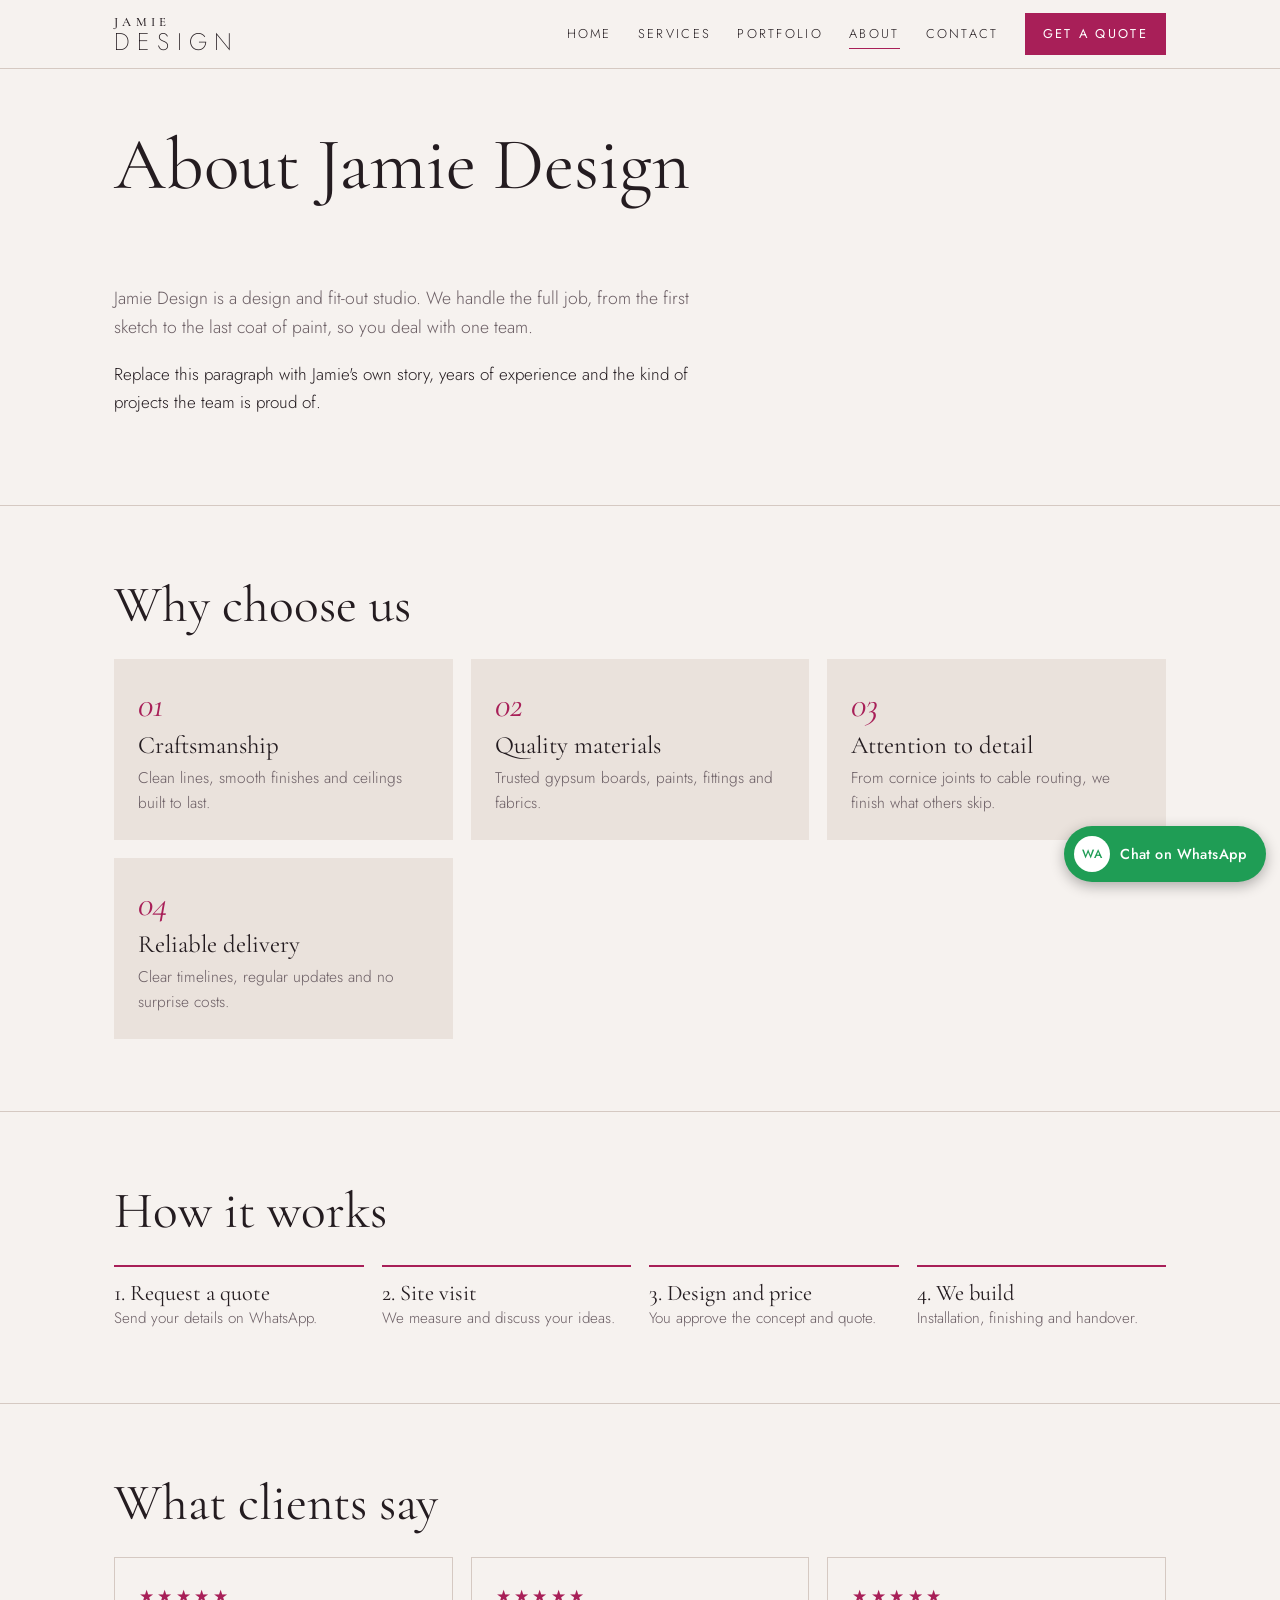
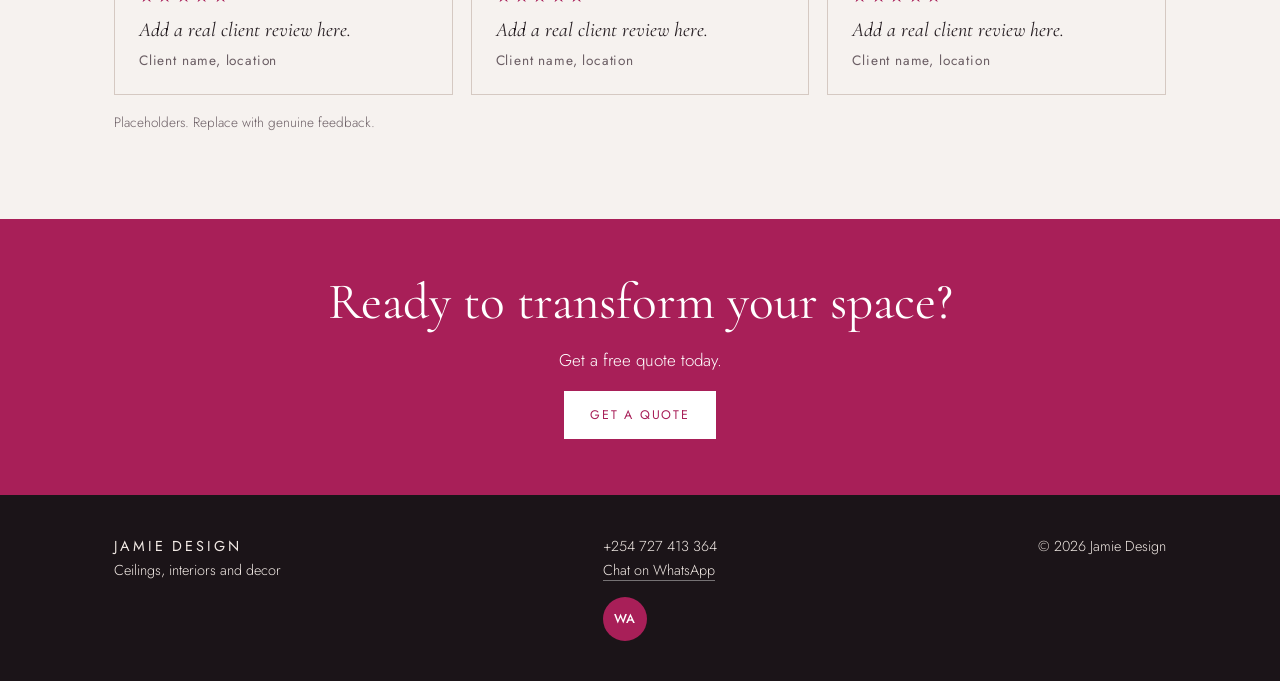
<file: .github/about.html>
<!DOCTYPE html>
<html lang="en">
<head>
<meta charset="utf-8">
<meta name="viewport" content="width=device-width, initial-scale=1, viewport-fit=cover">
<title>About | Jamie Design</title>
<meta name="description" content="About Jamie Design: craftsmanship, quality materials, attention to detail and reliable delivery.">
<link rel="preconnect" href="https://fonts.googleapis.com">
<link rel="preconnect" href="https://fonts.gstatic.com" crossorigin>
<link href="https://fonts.googleapis.com/css2?family=Cormorant+Garamond:ital,wght@0,400;0,500;1,400&family=Jost:wght@200;300;400;500&display=swap" rel="stylesheet">
<link rel="stylesheet" href="style.css">
</head>
<body data-page="about">
<main>
<section class="pagehead"><div class="wrap"><h1>About Jamie Design</h1></div></section>
<section style="border:0"><div class="wrap">
  <p class="lead">Jamie Design is a design and fit-out studio. We handle the full job, from the first sketch to the last coat of paint, so you deal with one team.</p>
  <p>Replace this paragraph with Jamie's own story, years of experience and the kind of projects the team is proud of.</p>
</div></section>
<section class="why"><div class="wrap"><h2>Why choose us</h2><div id="why"></div></div></section>
<section><div class="wrap"><h2>How it works</h2><div class="steps" id="steps"></div></div></section>
<section><div class="wrap"><h2>What clients say</h2><div class="grid" id="testi"></div><p class="note">Placeholders. Replace with genuine feedback.</p></div></section>
<div id="band"></div>
</main>
<script src="site.js"></script>
</body>
</html>
</file>
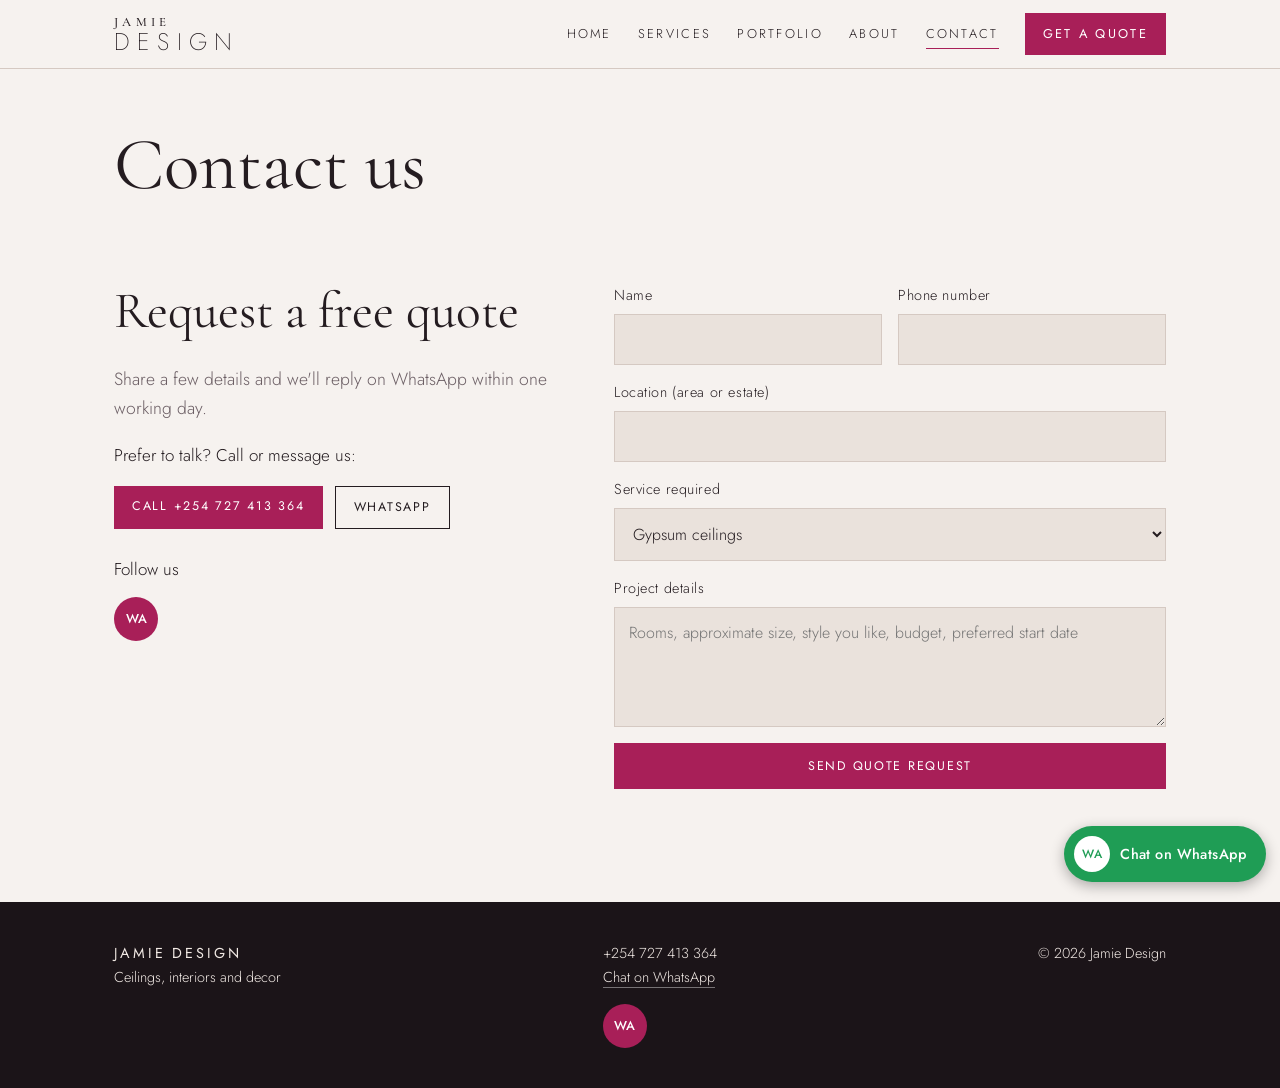
<file: .github/contact.html>
<!DOCTYPE html>
<html lang="en">
<head>
<meta charset="utf-8">
<meta name="viewport" content="width=device-width, initial-scale=1, viewport-fit=cover">
<title>Contact and free quote | Jamie Design</title>
<meta name="description" content="Request a free quote from Jamie Design. Call or message on WhatsApp +254 727 413 364.">
<link rel="preconnect" href="https://fonts.googleapis.com">
<link rel="preconnect" href="https://fonts.gstatic.com" crossorigin>
<link href="https://fonts.googleapis.com/css2?family=Cormorant+Garamond:ital,wght@0,400;0,500;1,400&family=Jost:wght@200;300;400;500&display=swap" rel="stylesheet">
<link rel="stylesheet" href="style.css">
</head>
<body data-page="contact">
<main>
<section class="pagehead"><div class="wrap"><h1>Contact us</h1></div></section>
<section style="border:0"><div class="wrap qgrid">
  <div>
    <h2 id="quote">Request a free quote</h2>
    <p class="lead">Share a few details and we'll reply on WhatsApp within one working day.</p>
    <p>Prefer to talk? Call or message us:</p>
    <div class="alt"><a class="btn sm" href="tel:+254727413364">Call +254 727 413 364</a><a class="btn sm ghost" href="https://wa.me/254727413364">WhatsApp</a></div>
    <p style="margin:26px 0 0">Follow us</p><div id="socialHere"></div>
  </div>
  <form id="qform">
    <div class="two"><label>Name<input name="name" required autocomplete="name"></label><label>Phone number<input name="phone" type="tel" required autocomplete="tel"></label></div>
    <label>Location (area or estate)<input name="loc" required></label>
    <label>Service required<select name="service" id="svcSel"></select></label>
    <label>Project details<textarea name="msg" rows="4" required placeholder="Rooms, approximate size, style you like, budget, preferred start date"></textarea></label>
    <button class="btn" type="submit">Send quote request</button>
    <div id="sent" role="status"></div>
  </form>
</div></section>
</main>
<script src="site.js"></script>
</body>
</html>
</file>
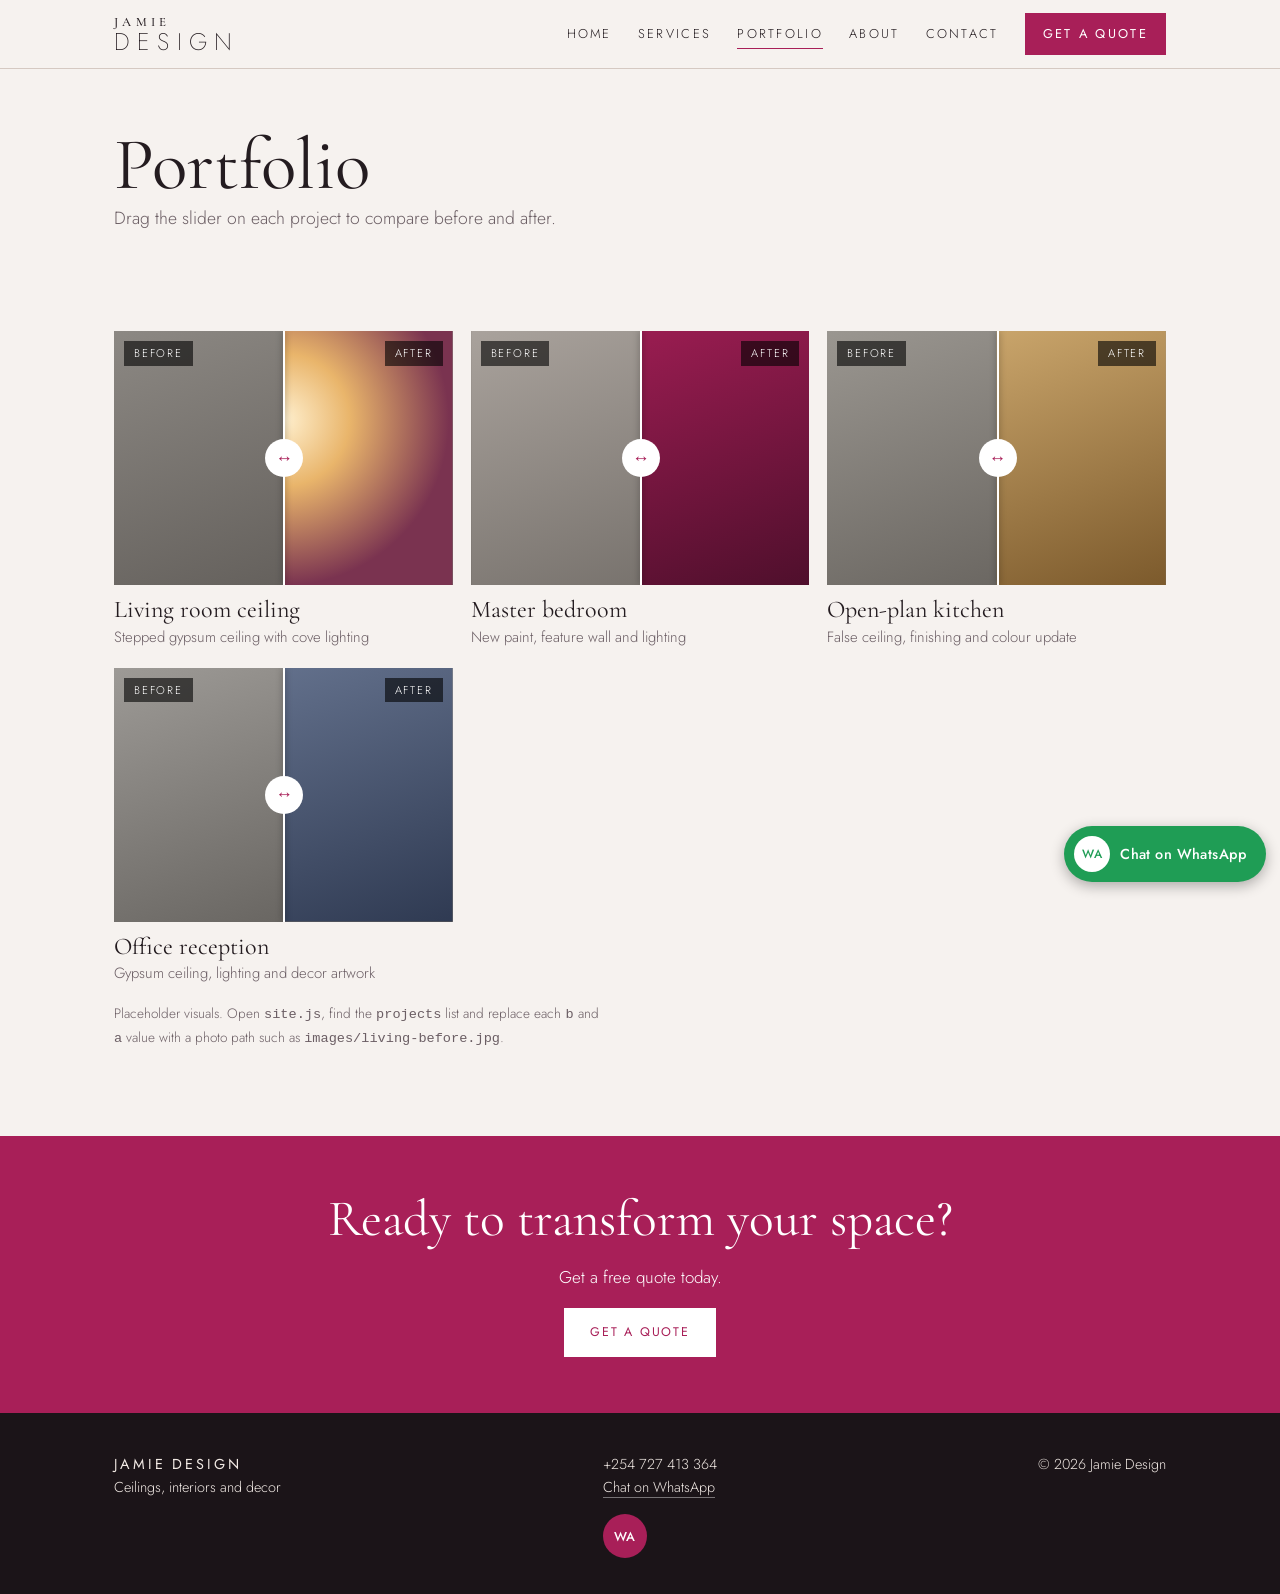
<file: .github/portfolio.html>
<!DOCTYPE html>
<html lang="en">
<head>
<meta charset="utf-8">
<meta name="viewport" content="width=device-width, initial-scale=1, viewport-fit=cover">
<title>Portfolio | Jamie Design</title>
<meta name="description" content="Before and after transformations of living rooms, bedrooms, kitchens and offices by Jamie Design.">
<link rel="preconnect" href="https://fonts.googleapis.com">
<link rel="preconnect" href="https://fonts.gstatic.com" crossorigin>
<link href="https://fonts.googleapis.com/css2?family=Cormorant+Garamond:ital,wght@0,400;0,500;1,400&family=Jost:wght@200;300;400;500&display=swap" rel="stylesheet">
<link rel="stylesheet" href="style.css">
</head>
<body data-page="portfolio">
<main>
<section class="pagehead"><div class="wrap"><h1>Portfolio</h1><p class="lead">Drag the slider on each project to compare before and after.</p></div></section>
<section style="border:0"><div class="wrap"><div class="grid wide" id="projGrid"></div>
<p class="note">Placeholder visuals. Open <code>site.js</code>, find the <code>projects</code> list and replace each <code>b</code> and <code>a</code> value with a photo path such as <code>images/living-before.jpg</code>.</p></div></section>
<div id="band"></div>
</main>
<script src="site.js"></script>
</body>
</html>
</file>
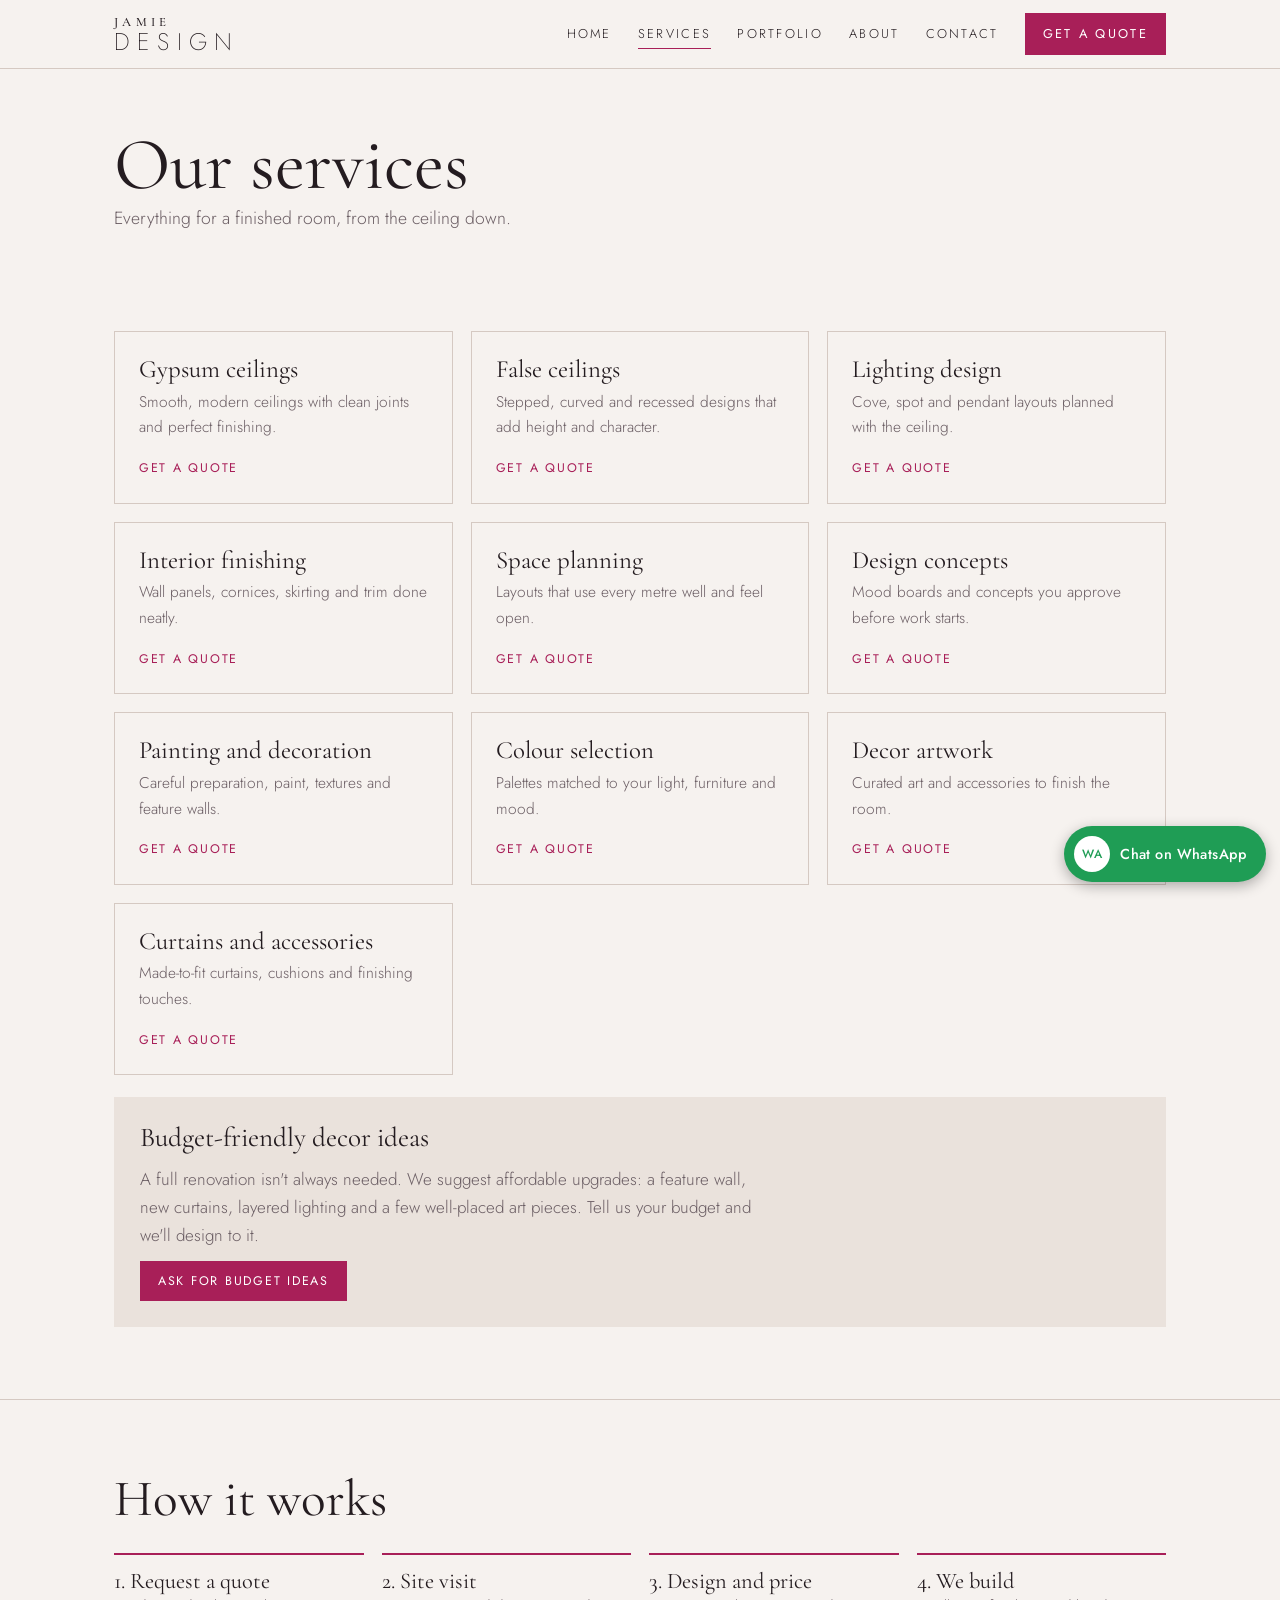
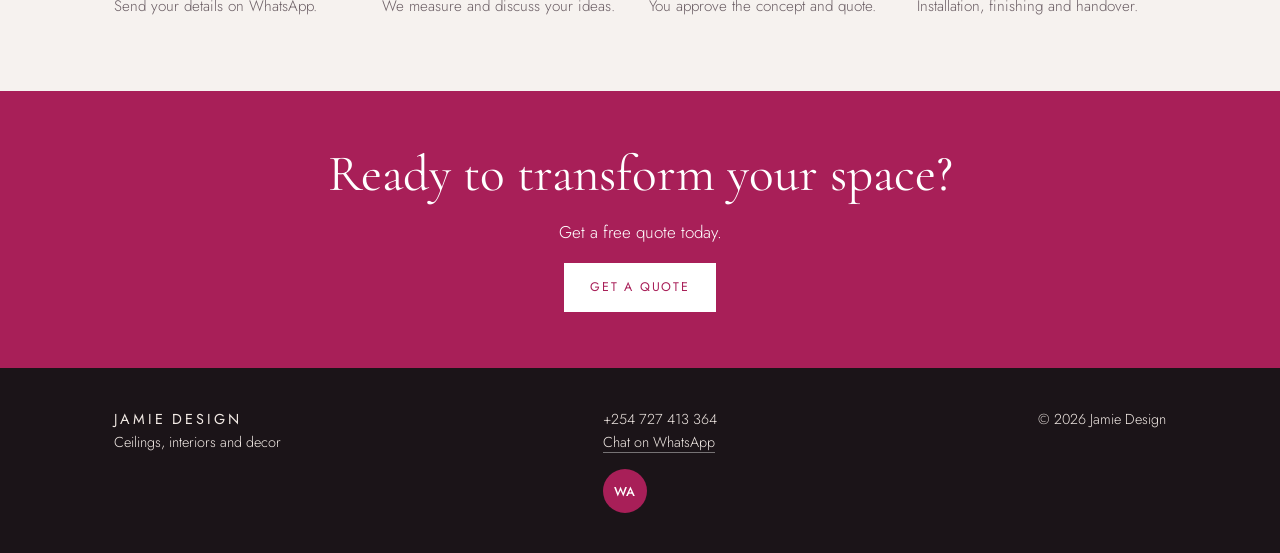
<file: .github/services.html>
<!DOCTYPE html>
<html lang="en">
<head>
<meta charset="utf-8">
<meta name="viewport" content="width=device-width, initial-scale=1, viewport-fit=cover">
<title>Services | Jamie Design</title>
<meta name="description" content="Gypsum ceilings, false ceilings, lighting design, interior finishing, space planning, painting, colour selection and decor.">
<link rel="preconnect" href="https://fonts.googleapis.com">
<link rel="preconnect" href="https://fonts.gstatic.com" crossorigin>
<link href="https://fonts.googleapis.com/css2?family=Cormorant+Garamond:ital,wght@0,400;0,500;1,400&family=Jost:wght@200;300;400;500&display=swap" rel="stylesheet">
<link rel="stylesheet" href="style.css">
</head>
<body data-page="services">
<main>
<section class="pagehead"><div class="wrap"><h1>Our services</h1><p class="lead">Everything for a finished room, from the ceiling down.</p></div></section>
<section style="border:0"><div class="wrap">
  <div class="grid" id="svcGrid"></div>
  <div class="budget"><h3>Budget-friendly decor ideas</h3><p>A full renovation isn't always needed. We suggest affordable upgrades: a feature wall, new curtains, layered lighting and a few well-placed art pieces. Tell us your budget and we'll design to it.</p><div><a class="btn sm" href="contact.html?service=Budget-friendly%20decor%20ideas#quote">Ask for budget ideas</a></div></div>
</div></section>
<section><div class="wrap"><h2>How it works</h2><div class="steps" id="steps"></div></div></section>
<div id="band"></div>
</main>
<script src="site.js"></script>
</body>
</html>
</file>
<file: .github/style.css>
:root{--berry:#A81F58;--bg:#F6F2EF;--surface:#EAE2DC;--ink:#241C20;--muted:#6B5E64;--line:#D5C9C2;--glow:#F3C98B;--pink:#A81F58;
--serif:'Cormorant Garamond',Georgia,serif;--sans:'Jost','Helvetica Neue',Arial,sans-serif;box-sizing:border-box;padding-top:env(safe-area-inset-top,0px);padding-bottom:env(safe-area-inset-bottom,0px)}
@media (prefers-color-scheme:dark){:root:not([data-theme="light"]){--bg:#17120F;--surface:#241C19;--ink:#F1E9E4;--muted:#B5A7A1;--line:#3A302C;--glow:#E8B56E;--pink:#F08AB4}}
html{scroll-padding-top:calc(env(safe-area-inset-top,0px) + 76px);scroll-behavior:smooth}
*,*::before,*::after{box-sizing:border-box}
body{margin:0;background:var(--bg);color:var(--ink);font:300 17px/1.65 var(--sans);-webkit-font-smoothing:antialiased}
body::before{content:"";position:fixed;inset:0 0 auto;height:env(safe-area-inset-top,0px);background:var(--bg);z-index:30}
a{color:inherit}:focus-visible{outline:2px solid var(--berry);outline-offset:3px}
.wrap{max-width:1100px;margin:0 auto;padding:0 24px}
h1,h2,h3{font-family:var(--serif);font-weight:400;line-height:1.08;margin:0}
h1{font-size:clamp(2.6rem,7vw,4.6rem)}h2{font-size:clamp(2rem,5vw,3.2rem);margin-bottom:.5em}
p{margin:0 0 1em;max-width:62ch}.lead{color:var(--muted);font-size:1.1rem}
.btn{display:inline-block;background:var(--berry);color:#fff;padding:14px 26px;text-decoration:none;font-weight:400;letter-spacing:.14em;text-transform:uppercase;font-size:.78rem;border:0;cursor:pointer;font-family:var(--sans);text-align:center}
.btn.ghost{background:transparent;color:var(--ink);border:1px solid var(--ink)}.btn.sm{padding:10px 18px}
header{position:sticky;top:env(safe-area-inset-top,0px);z-index:20;background:var(--bg);border-bottom:1px solid var(--line)}
.bar{display:flex;align-items:center;justify-content:space-between;height:68px;gap:16px}
.logo{text-decoration:none;line-height:1}.logo b{display:block;font:500 .8rem var(--serif);letter-spacing:.34em;text-transform:uppercase}
.logo span{font-weight:200;font-size:1.5rem;letter-spacing:.3em;text-transform:uppercase}
.dnav{display:none;gap:26px;align-items:center}.dnav a{text-decoration:none;font-size:.8rem;letter-spacing:.18em;text-transform:uppercase;padding:4px 0}
.dnav a[aria-current]{border-bottom:1px solid var(--berry)}.dnav a.btn{color:#fff;padding:10px 18px}
.menu-btn{background:none;border:0;color:var(--ink);cursor:pointer;padding:10px;display:flex;flex-direction:column;gap:6px}
.menu-btn i{display:block;width:28px;height:1.5px;background:currentColor}.menu-btn i:last-child{width:18px;align-self:flex-end}
@media(min-width:900px){.dnav{display:flex}.menu-btn{display:none}}
#menu{position:fixed;inset:0;z-index:50;background:var(--berry);color:#fff;overflow-y:auto;padding:calc(env(safe-area-inset-top,0px) + 24px) 28px calc(env(safe-area-inset-bottom,0px) + 28px);transform:translateY(-100%);visibility:hidden;transition:transform .45s cubic-bezier(.7,0,.2,1),visibility 0s .45s}
#menu.open{transform:none;visibility:visible;transition:transform .45s cubic-bezier(.7,0,.2,1)}
#menu .top{display:flex;justify-content:space-between;align-items:flex-start}
.close{background:none;border:0;color:#fff;font-size:2.2rem;line-height:1;cursor:pointer;font-weight:200;padding:4px 8px}
#menu nav{margin-top:34px;display:flex;flex-direction:column}
#menu nav a{font-weight:200;font-size:clamp(1.9rem,7vw,2.8rem);letter-spacing:.22em;text-transform:uppercase;text-decoration:none;padding:5px 0;width:max-content}
.m-foot{margin-top:34px}.social{display:flex;gap:12px;margin-bottom:20px}
.social a{width:44px;height:44px;border-radius:50%;background:#fff;color:var(--berry);display:grid;place-items:center;text-decoration:none;font:500 .8rem var(--sans)}
.m-foot small{display:block;font-size:.85rem;letter-spacing:.16em;text-transform:uppercase}
.hero{display:grid;gap:36px;padding:48px 0 64px;align-items:center}
@media(min-width:860px){.hero{grid-template-columns:1fr 1fr;padding:72px 0 88px}}
.hero h1{font-size:clamp(2.9rem,8.5vw,5.6rem);margin-bottom:.35em}.hero h1 em{font-style:italic;color:var(--pink)}
.cta{display:flex;gap:12px;flex-wrap:wrap;margin-top:26px}
.proof{display:flex;gap:10px 26px;flex-wrap:wrap;margin-top:26px;font-size:.9rem;color:var(--muted)}
.proof span::before{content:"\2713\00a0";color:var(--pink);font-weight:500}
.photo{aspect-ratio:4/5;max-width:520px;width:100%;margin-inline:auto;background-size:cover;background-position:center;background-color:var(--surface);padding:7%}
.tier{width:100%;height:100%;padding:9%;background:var(--bg);box-shadow:0 0 0 3px var(--glow),0 0 28px 6px color-mix(in srgb,var(--glow) 70%,transparent),inset 0 0 18px rgba(0,0,0,.14)}
.tier .tier{background:var(--surface)}.tier .tier .tier{background:var(--bg);display:grid;place-items:center;padding:0}
.pendant{width:34%;aspect-ratio:1;border-radius:50%;background:radial-gradient(circle,#fff6e4 0 18%,var(--glow) 45%,transparent 72%)}
.photo.has-img{padding:0}.photo.has-img .tier{display:none}
section{padding:72px 0;border-top:1px solid var(--line)}.pagehead{padding:56px 0 8px;border:0}
.grid{display:grid;gap:18px;grid-template-columns:repeat(auto-fill,minmax(250px,1fr))}.grid.wide{grid-template-columns:repeat(auto-fill,minmax(300px,1fr))}
.card{border:1px solid var(--line);padding:24px;display:flex;flex-direction:column;gap:6px;background:var(--bg)}
.card h3{font-size:1.55rem}.card p{color:var(--muted);margin:0;font-size:.97rem}
.card a{margin-top:auto;padding-top:12px;font-size:.78rem;letter-spacing:.14em;text-transform:uppercase;color:var(--pink);text-decoration:none;font-weight:400}
.why .card{background:var(--surface);border:0}.num{font:italic 2.2rem var(--serif);color:var(--pink)}
.budget{margin-top:22px;background:var(--surface);padding:26px;display:grid;gap:12px}.budget h3{font-size:1.7rem}.budget p{margin:0;color:var(--muted)}
.proj h3{font-size:1.5rem;margin-top:12px}.proj p{margin:2px 0 0;color:var(--muted);font-size:.93rem}
.ba{position:relative;aspect-ratio:4/3;overflow:hidden;--p:50%;user-select:none;touch-action:pan-y}
.layer{position:absolute;inset:0;background-size:cover;background-position:center}.layer.a{clip-path:inset(0 0 0 var(--p))}
.tag{position:absolute;top:10px;padding:3px 10px;background:rgba(0,0,0,.6);color:#fff;font-size:.7rem;letter-spacing:.16em;text-transform:uppercase}
.tag.l{left:10px}.tag.r{right:10px}
.handle{position:absolute;top:0;bottom:0;left:var(--p);width:2px;background:#fff;box-shadow:0 0 6px rgba(0,0,0,.5)}
.handle::after{content:"\2194";position:absolute;top:50%;left:50%;transform:translate(-50%,-50%);width:38px;height:38px;border-radius:50%;background:#fff;color:var(--berry);display:grid;place-items:center;font-size:1.1rem}
.ba input{position:absolute;inset:0;width:100%;height:100%;opacity:0;cursor:ew-resize;margin:0}.ba:focus-within{outline:2px solid var(--berry)}
.note{font-size:.85rem;color:var(--muted);margin-top:16px}
.steps{display:grid;gap:18px;grid-template-columns:repeat(auto-fit,minmax(200px,1fr));margin-top:10px}
.steps div{border-top:2px solid var(--berry);padding-top:12px}.steps b{font:400 1.4rem var(--serif);display:block}.steps p{margin:0;color:var(--muted);font-size:.95rem}
.stars{color:var(--pink);letter-spacing:.2em}blockquote{margin:0;font:italic 1.25rem/1.4 var(--serif)}
cite{font:400 .85rem var(--sans);font-style:normal;color:var(--muted);letter-spacing:.06em}
.qgrid{display:grid;gap:40px}@media(min-width:860px){.qgrid{grid-template-columns:1fr 1.2fr}}
form{display:grid;gap:16px}label{display:grid;gap:6px;font-size:.9rem;letter-spacing:.04em}
input,select,textarea{font:300 1rem var(--sans);padding:13px 14px;background:var(--surface);color:var(--ink);border:1px solid var(--line);border-radius:0;width:100%}
.two{display:grid;gap:16px}@media(min-width:560px){.two{grid-template-columns:1fr 1fr}}
.alt{display:flex;gap:12px;flex-wrap:wrap}#sent{min-height:1.5em;color:var(--pink)}
.band{background:var(--berry);color:#fff;text-align:center;padding:56px 0;border:0}.band h2{margin-bottom:.3em}.band .btn{background:#fff;color:var(--berry)}.band p{margin-inline:auto}
footer{background:#1b1418;color:#f1e9e4;padding:40px 0 100px;font-size:.9rem}footer .wrap{display:flex;flex-wrap:wrap;gap:20px 60px;justify-content:space-between}
footer a{text-decoration:none;border-bottom:1px solid rgba(255,255,255,.4)}
.wa{position:fixed;right:18px;bottom:calc(env(safe-area-inset-bottom,0px) + 18px);z-index:25;width:58px;height:58px;border-radius:50%;background:#1F9D55;color:#fff;display:none;place-items:center;text-decoration:none;font:500 .85rem var(--sans);box-shadow:0 4px 14px rgba(0,0,0,.3)}
.mbar{position:fixed;left:0;right:0;bottom:0;z-index:25;display:grid;grid-template-columns:1fr 1fr 1.3fr;background:var(--bg);border-top:1px solid var(--line);padding-bottom:env(safe-area-inset-bottom,0px)}
.mbar a{padding:15px 6px;text-align:center;text-decoration:none;font-size:.75rem;letter-spacing:.12em;text-transform:uppercase;font-weight:400}.mbar a:last-child{background:var(--berry);color:#fff}
@media(min-width:900px){.mbar{display:none}.wa{display:grid}footer{padding-bottom:40px}}
@media(prefers-reduced-motion:reduce){#menu,#menu.open{transition:none}html{scroll-behavior:auto}}
.social a{border:0!important}.social.dark{margin:14px 0 0}.social.dark a{background:var(--berry);color:#fff}

.wa{display:flex!important;width:auto;height:auto;border-radius:40px;padding:10px 20px 10px 10px;gap:10px;align-items:center;right:14px;bottom:calc(env(safe-area-inset-bottom,0px) + 74px);font-size:.9rem;letter-spacing:.03em;animation:pulse 2.6s infinite}
.wa-i{width:36px;height:36px;border-radius:50%;background:#fff;color:#1F9D55;display:grid;place-items:center;font-weight:500;font-size:.75rem}
@media(min-width:900px){.wa{bottom:calc(env(safe-area-inset-bottom,0px) + 18px)}}
@keyframes pulse{0%{box-shadow:0 4px 14px rgba(0,0,0,.3),0 0 0 0 rgba(31,157,85,.5)}70%{box-shadow:0 4px 14px rgba(0,0,0,.3),0 0 0 14px rgba(31,157,85,0)}100%{box-shadow:0 4px 14px rgba(0,0,0,.3),0 0 0 0 rgba(31,157,85,0)}}
@media(prefers-reduced-motion:reduce){.wa{animation:none}}
.m-act{display:flex;gap:10px;flex-wrap:wrap;margin-bottom:22px}.wbtn{background:#fff;color:var(--berry)}
.est fieldset{border:1px solid var(--line);padding:18px 20px 20px;margin:0 0 18px;display:grid;gap:14px}.est legend{font:400 1.3rem var(--serif);padding:0 8px}
.three{display:grid;gap:14px;grid-template-columns:repeat(3,1fr)}
label.chk{display:flex;gap:10px;align-items:center}label.chk input{width:20px;height:20px;flex:none;accent-color:var(--berry)}
.res{border:2px solid var(--berry);padding:26px;align-self:start;position:sticky;top:90px}
.res table{width:100%}.res td{color:var(--ink)}.res .range{font:400 1.9rem/1.2 var(--serif);color:var(--pink);margin:18px 0 4px}
</file>
